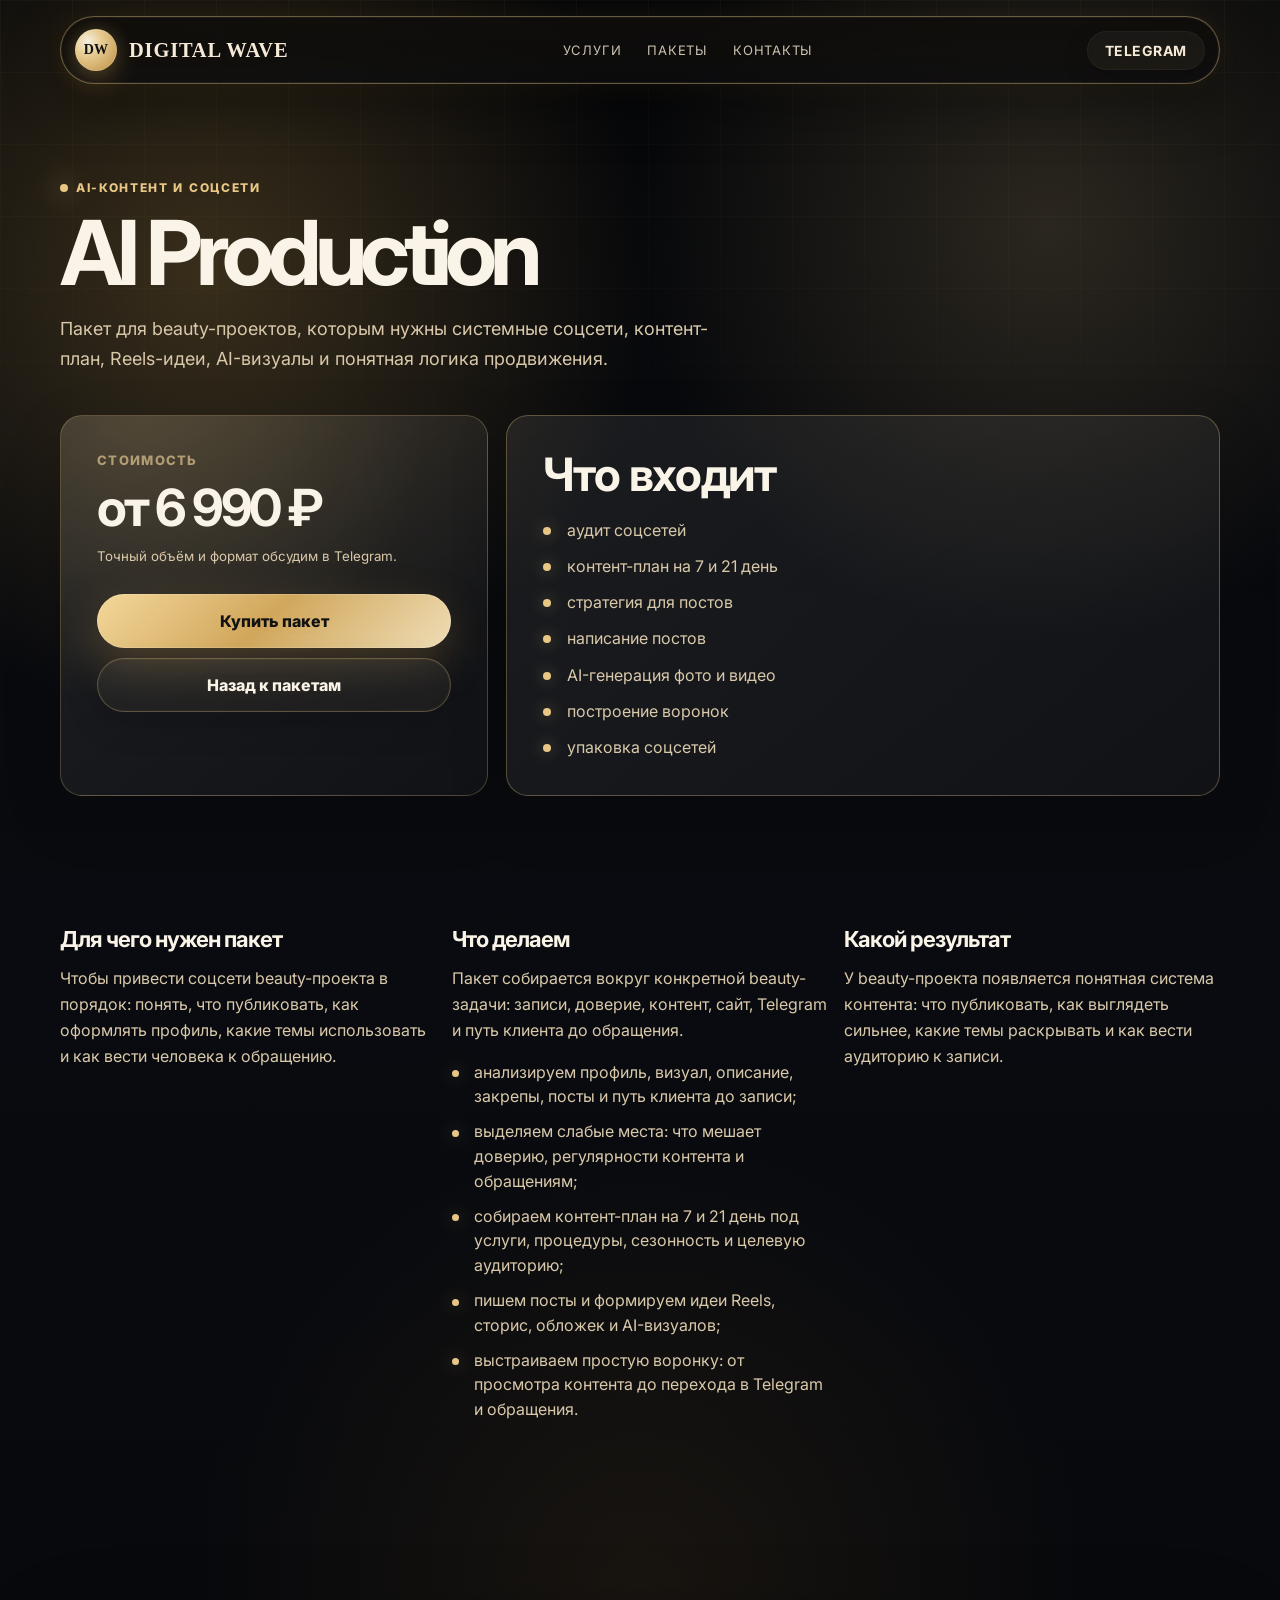
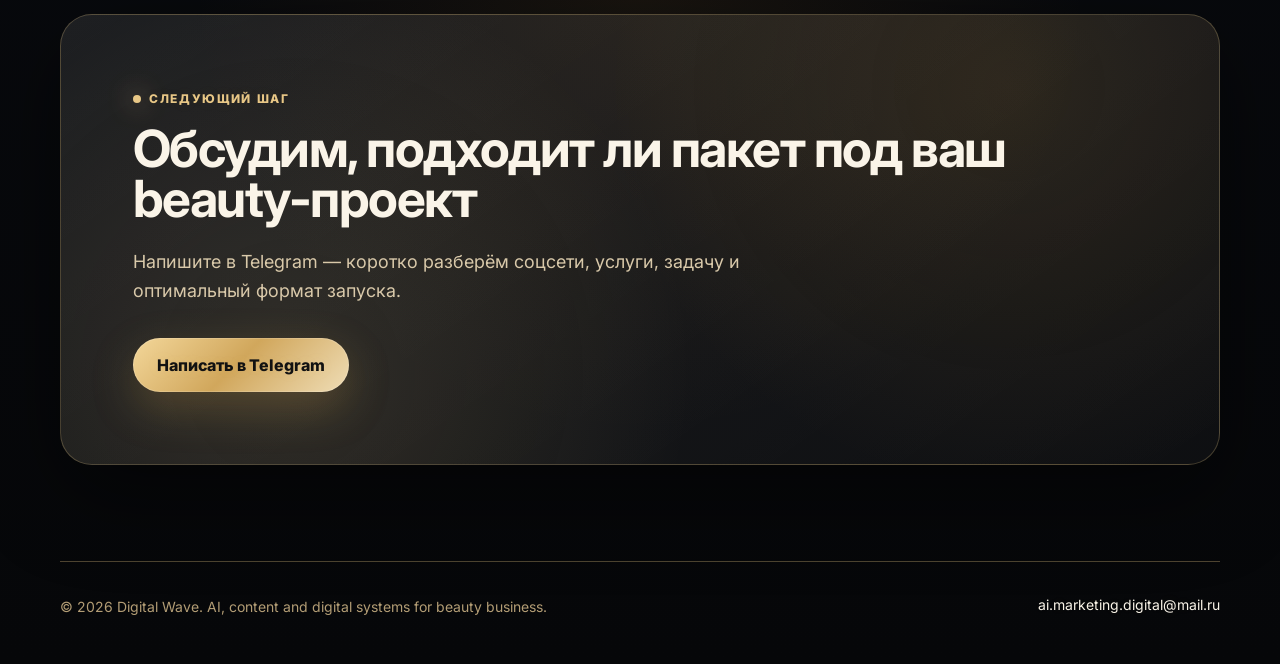
<file: package-ai-production.html>
<!DOCTYPE html>
<html lang="ru">
<head>
  <meta charset="UTF-8" />
  <meta name="viewport" content="width=device-width, initial-scale=1.0" />
  <meta name="description" content="AI Production — подробное описание пакета Digital Wave для beauty-бизнеса." />
  <title>AI Production — Digital Wave</title>
  <link rel="preconnect" href="https://fonts.googleapis.com" />
  <link rel="preconnect" href="https://fonts.gstatic.com" crossorigin />
  <link href="https://fonts.googleapis.com/css2?family=Inter:wght@400;500;600;700;800;900&display=swap" rel="stylesheet" />
  <link rel="stylesheet" href="styles.css" />
</head>
<body>
  <div class="page-shell package-page-shell">
    <header class="header">
      <a class="logo" href="index.html">
        <span class="logo-mark">DW</span>
        <span>Digital Wave</span>
      </a>
      <nav class="nav" aria-label="Навигация">
        <a href="index.html#services">Услуги</a>
        <a href="index.html#packages">Пакеты</a>
        <a href="index.html#contacts">Контакты</a>
      </nav>
      <a class="header-cta" href="https://t.me/DigitalWave_vl" target="_blank" rel="noreferrer">Telegram</a>
    </header>

    <main>
      <section class="section package-detail-hero">
        <div class="section-heading reveal">
          <p class="eyebrow">AI-контент и соцсети</p>
          <h1>AI Production</h1>
          <p>Пакет для beauty-проектов, которым нужны системные соцсети, контент-план, Reels-идеи, AI-визуалы и понятная логика продвижения.</p>
        </div>
        <div class="package-detail-grid reveal">
          <article class="package-detail-card package-detail-price">
            <span>Стоимость</span>
            <strong>от 6 990 ₽</strong>
            <small>Точный объём и формат обсудим в Telegram.</small>
            <div class="package-detail-actions">
              <a class="btn btn-primary" href="https://t.me/DigitalWave_vl?text=%D0%97%D0%B4%D1%80%D0%B0%D0%B2%D1%81%D1%82%D0%B2%D1%83%D0%B9%D1%82%D0%B5.%20%D0%A5%D0%BE%D1%87%D1%83%20%D0%BA%D1%83%D0%BF%D0%B8%D1%82%D1%8C%20AI%20Production" target="_blank" rel="noreferrer">Купить пакет</a>
              <a class="btn btn-secondary" href="index.html#packages">Назад к пакетам</a>
            </div>
          </article>
          <article class="package-detail-card">
            <h2>Что входит</h2>
            <ul class="package-detail-list">
              <li>аудит соцсетей</li>
              <li>контент-план на 7 и 21 день</li>
              <li>стратегия для постов</li>
              <li>написание постов</li>
              <li>AI-генерация фото и видео</li>
              <li>построение воронок</li>
              <li>упаковка соцсетей</li>
            </ul>
          </article>
        </div>
      </section>

      <section class="section package-detail-section">
        <div class="cards-grid three">
          <article class="info-card reveal">
            <h3>Для чего нужен пакет</h3>
            <p>Чтобы привести соцсети beauty-проекта в порядок: понять, что публиковать, как оформлять профиль, какие темы использовать и как вести человека к обращению.</p>
          </article>
          <article class="info-card reveal">
            <h3>Что делаем</h3>
            <p>Пакет собирается вокруг конкретной beauty-задачи: записи, доверие, контент, сайт, Telegram и путь клиента до обращения.</p>
            <ul class="rich-detail-list">
              <li>анализируем профиль, визуал, описание, закрепы, посты и путь клиента до записи;</li>
              <li>выделяем слабые места: что мешает доверию, регулярности контента и обращениям;</li>
              <li>собираем контент-план на 7 и 21 день под услуги, процедуры, сезонность и целевую аудиторию;</li>
              <li>пишем посты и формируем идеи Reels, сторис, обложек и AI-визуалов;</li>
              <li>выстраиваем простую воронку: от просмотра контента до перехода в Telegram и обращения.</li>
            </ul>
          </article>
          <article class="info-card reveal">
            <h3>Какой результат</h3>
            <p>У beauty-проекта появляется понятная система контента: что публиковать, как выглядеть сильнее, какие темы раскрывать и как вести аудиторию к записи.</p>
          </article>
        </div>
      </section>

      <section class="section final-cta">
        <div class="final-card reveal">
          <p class="eyebrow">Следующий шаг</p>
          <h2>Обсудим, подходит ли пакет под ваш beauty-проект</h2>
          <p>Напишите в Telegram — коротко разберём соцсети, услуги, задачу и оптимальный формат запуска.</p>
          <a class="btn btn-primary" href="https://t.me/DigitalWave_vl?text=%D0%97%D0%B4%D1%80%D0%B0%D0%B2%D1%81%D1%82%D0%B2%D1%83%D0%B9%D1%82%D0%B5.%20%D0%A5%D0%BE%D1%87%D1%83%20%D0%BA%D1%83%D0%BF%D0%B8%D1%82%D1%8C%20AI%20Production" target="_blank" rel="noreferrer">Написать в Telegram</a>
        </div>
      </section>
    </main>

    <footer class="footer">
      <p>© 2026 Digital Wave. AI, content and digital systems for beauty business.</p>
      <a href="mailto:ai.marketing.digital@mail.ru">ai.marketing.digital@mail.ru</a>
    </footer>
  </div>
  <script src="script.js"></script>
</body>
</html>
</file>
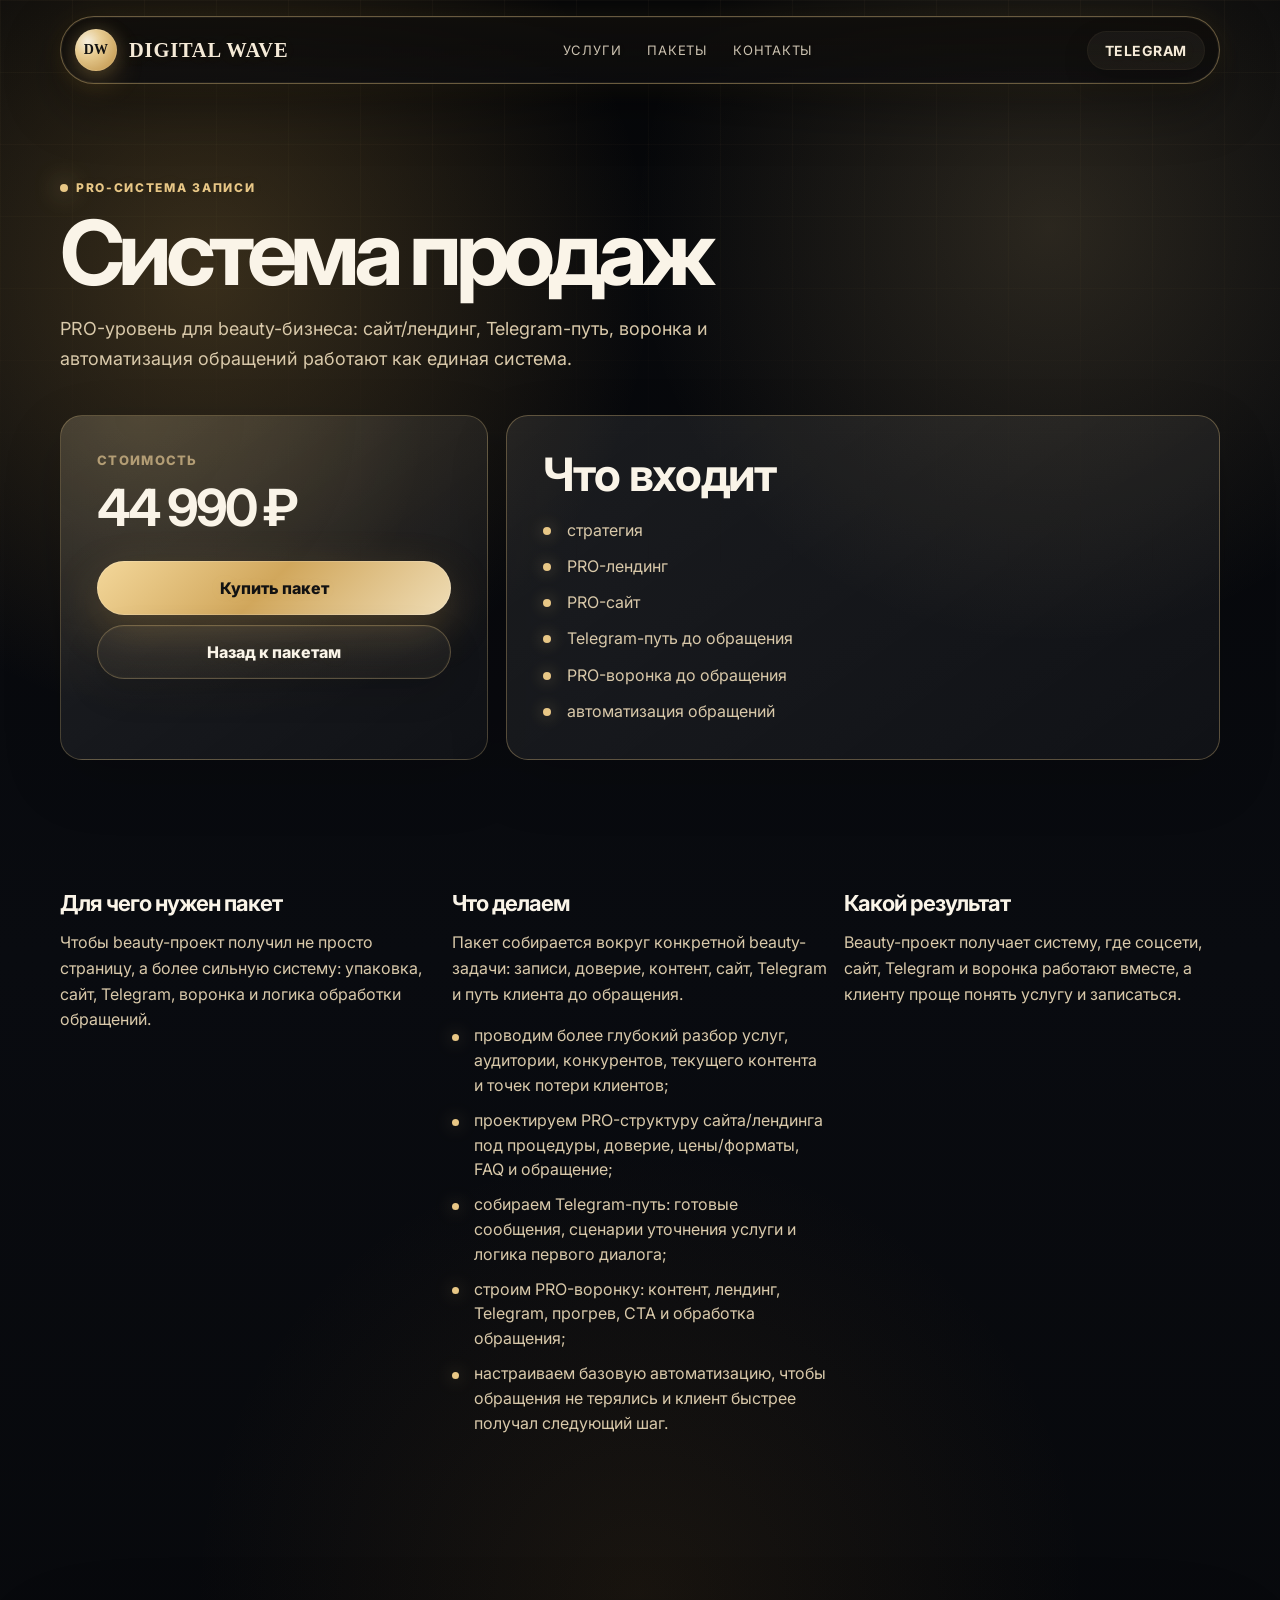
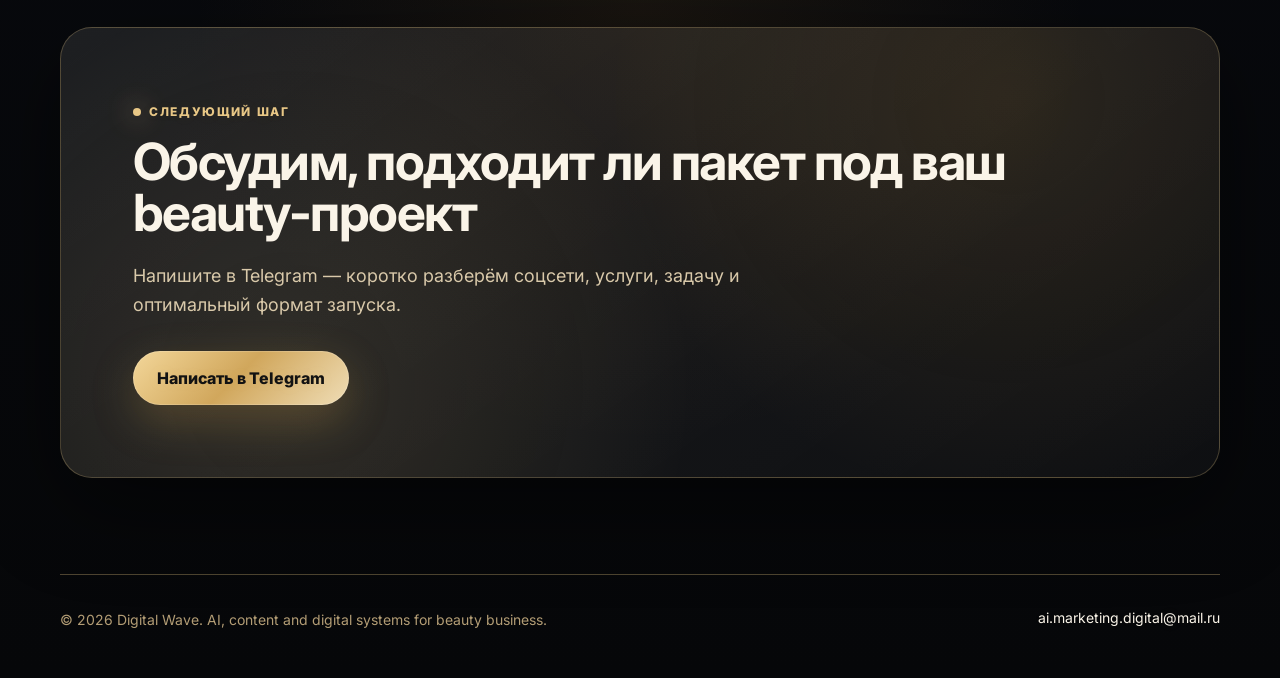
<file: package-sales-system.html>
<!DOCTYPE html>
<html lang="ru">
<head>
  <meta charset="UTF-8" />
  <meta name="viewport" content="width=device-width, initial-scale=1.0" />
  <meta name="description" content="Система продаж — подробное описание пакета Digital Wave для beauty-бизнеса." />
  <title>Система продаж — Digital Wave</title>
  <link rel="preconnect" href="https://fonts.googleapis.com" />
  <link rel="preconnect" href="https://fonts.gstatic.com" crossorigin />
  <link href="https://fonts.googleapis.com/css2?family=Inter:wght@400;500;600;700;800;900&display=swap" rel="stylesheet" />
  <link rel="stylesheet" href="styles.css" />
</head>
<body>
  <div class="page-shell package-page-shell">
    <header class="header">
      <a class="logo" href="index.html">
        <span class="logo-mark">DW</span>
        <span>Digital Wave</span>
      </a>
      <nav class="nav" aria-label="Навигация">
        <a href="index.html#services">Услуги</a>
        <a href="index.html#packages">Пакеты</a>
        <a href="index.html#contacts">Контакты</a>
      </nav>
      <a class="header-cta" href="https://t.me/DigitalWave_vl" target="_blank" rel="noreferrer">Telegram</a>
    </header>

    <main>
      <section class="section package-detail-hero">
        <div class="section-heading reveal">
          <p class="eyebrow">PRO-система записи</p>
          <h1>Система продаж</h1>
          <p>PRO-уровень для beauty-бизнеса: сайт/лендинг, Telegram-путь, воронка и автоматизация обращений работают как единая система.</p>
        </div>
        <div class="package-detail-grid reveal">
          <article class="package-detail-card package-detail-price">
            <span>Стоимость</span>
            <strong>44 990 ₽</strong>
            <div class="package-detail-actions">
              <a class="btn btn-primary" href="https://t.me/DigitalWave_vl?text=%D0%97%D0%B4%D1%80%D0%B0%D0%B2%D1%81%D1%82%D0%B2%D1%83%D0%B9%D1%82%D0%B5.%20%D0%A5%D0%BE%D1%87%D1%83%20%D0%BA%D1%83%D0%BF%D0%B8%D1%82%D1%8C%20%D0%A1%D0%B8%D1%81%D1%82%D0%B5%D0%BC%D0%B0%20%D0%BF%D1%80%D0%BE%D0%B4%D0%B0%D0%B6" target="_blank" rel="noreferrer">Купить пакет</a>
              <a class="btn btn-secondary" href="index.html#packages">Назад к пакетам</a>
            </div>
          </article>
          <article class="package-detail-card">
            <h2>Что входит</h2>
            <ul class="package-detail-list">
              <li>стратегия</li>
              <li>PRO-лендинг</li>
              <li>PRO-сайт</li>
              <li>Telegram-путь до обращения</li>
              <li>PRO-воронка до обращения</li>
              <li>автоматизация обращений</li>
            </ul>
          </article>
        </div>
      </section>

      <section class="section package-detail-section">
        <div class="cards-grid three">
          <article class="info-card reveal">
            <h3>Для чего нужен пакет</h3>
            <p>Чтобы beauty-проект получил не просто страницу, а более сильную систему: упаковка, сайт, Telegram, воронка и логика обработки обращений.</p>
          </article>
          <article class="info-card reveal">
            <h3>Что делаем</h3>
            <p>Пакет собирается вокруг конкретной beauty-задачи: записи, доверие, контент, сайт, Telegram и путь клиента до обращения.</p>
            <ul class="rich-detail-list">
              <li>проводим более глубокий разбор услуг, аудитории, конкурентов, текущего контента и точек потери клиентов;</li>
              <li>проектируем PRO-структуру сайта/лендинга под процедуры, доверие, цены/форматы, FAQ и обращение;</li>
              <li>собираем Telegram-путь: готовые сообщения, сценарии уточнения услуги и логика первого диалога;</li>
              <li>строим PRO-воронку: контент, лендинг, Telegram, прогрев, CTA и обработка обращения;</li>
              <li>настраиваем базовую автоматизацию, чтобы обращения не терялись и клиент быстрее получал следующий шаг.</li>
            </ul>
          </article>
          <article class="info-card reveal">
            <h3>Какой результат</h3>
            <p>Beauty-проект получает систему, где соцсети, сайт, Telegram и воронка работают вместе, а клиенту проще понять услугу и записаться.</p>
          </article>
        </div>
      </section>

      <section class="section final-cta">
        <div class="final-card reveal">
          <p class="eyebrow">Следующий шаг</p>
          <h2>Обсудим, подходит ли пакет под ваш beauty-проект</h2>
          <p>Напишите в Telegram — коротко разберём соцсети, услуги, задачу и оптимальный формат запуска.</p>
          <a class="btn btn-primary" href="https://t.me/DigitalWave_vl?text=%D0%97%D0%B4%D1%80%D0%B0%D0%B2%D1%81%D1%82%D0%B2%D1%83%D0%B9%D1%82%D0%B5.%20%D0%A5%D0%BE%D1%87%D1%83%20%D0%BA%D1%83%D0%BF%D0%B8%D1%82%D1%8C%20%D0%A1%D0%B8%D1%81%D1%82%D0%B5%D0%BC%D0%B0%20%D0%BF%D1%80%D0%BE%D0%B4%D0%B0%D0%B6" target="_blank" rel="noreferrer">Написать в Telegram</a>
        </div>
      </section>
    </main>

    <footer class="footer">
      <p>© 2026 Digital Wave. AI, content and digital systems for beauty business.</p>
      <a href="mailto:ai.marketing.digital@mail.ru">ai.marketing.digital@mail.ru</a>
    </footer>
  </div>
  <script src="script.js"></script>
</body>
</html>
</file>
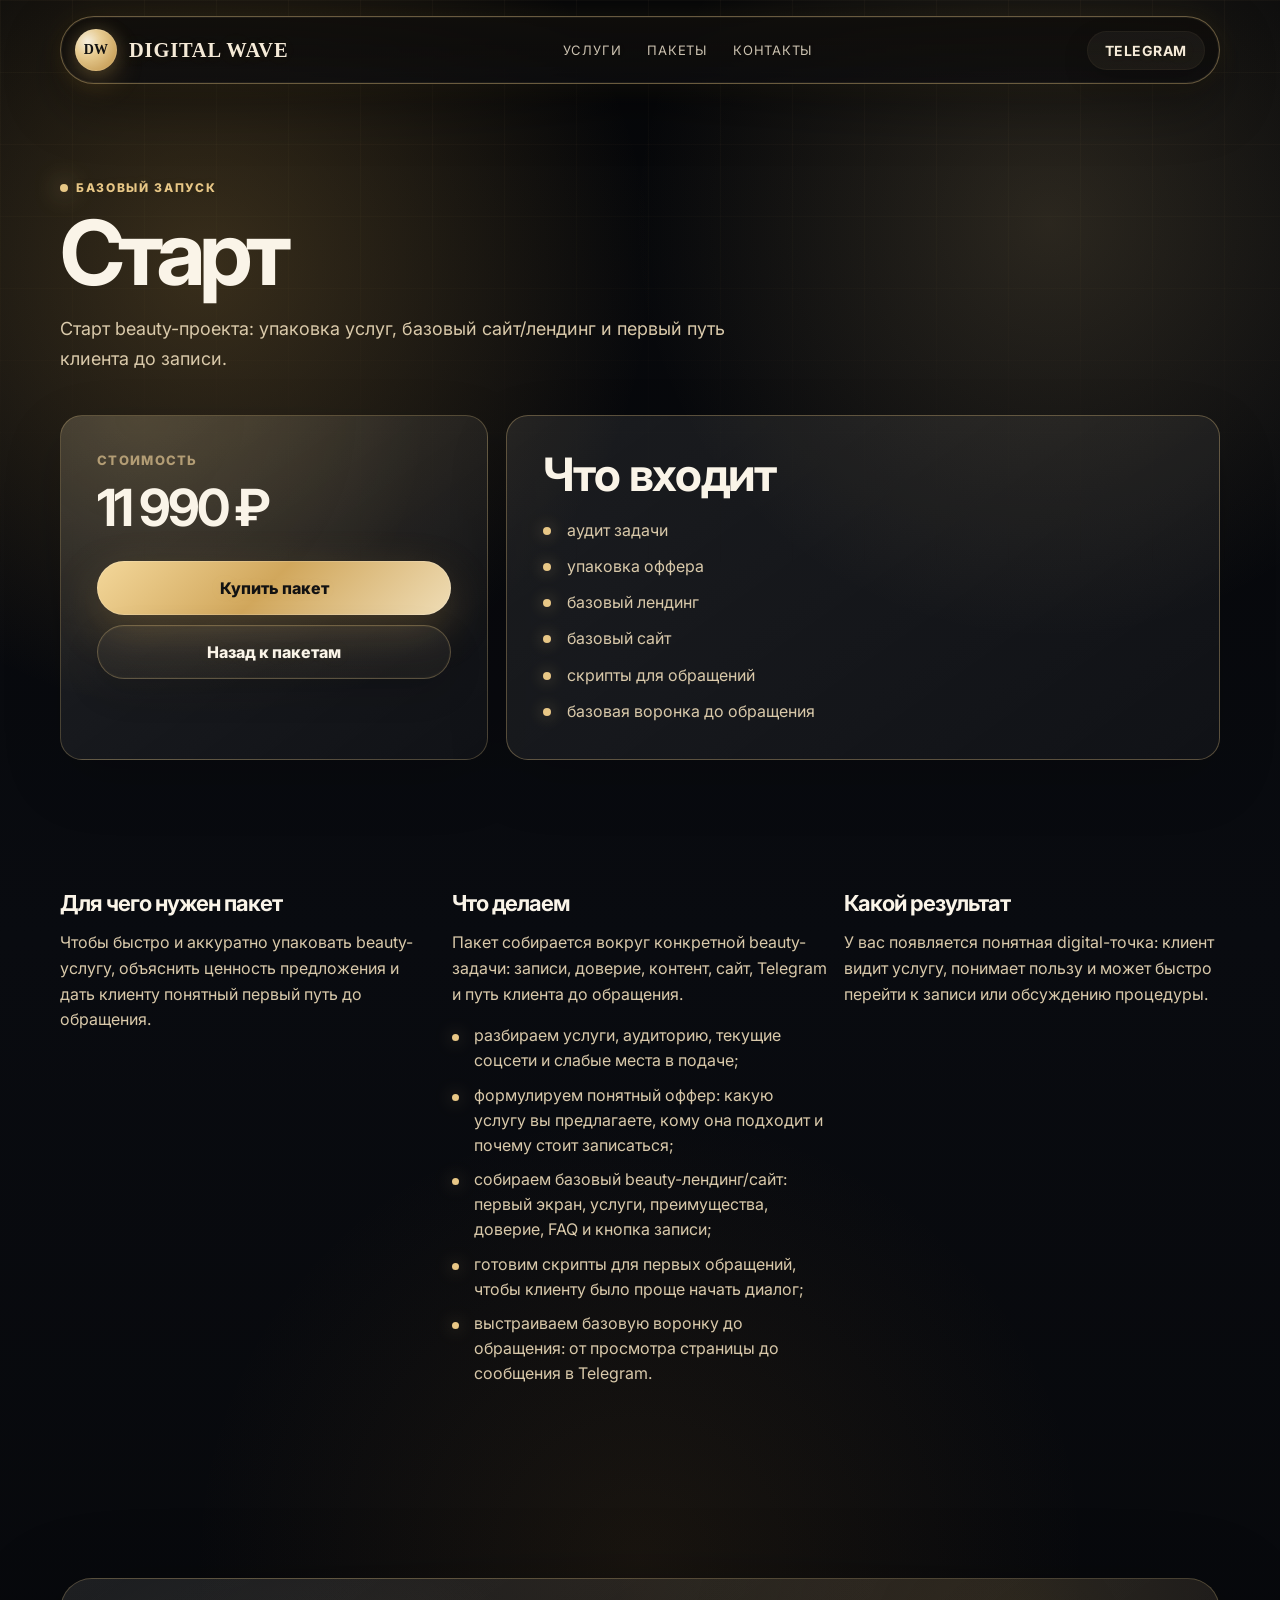
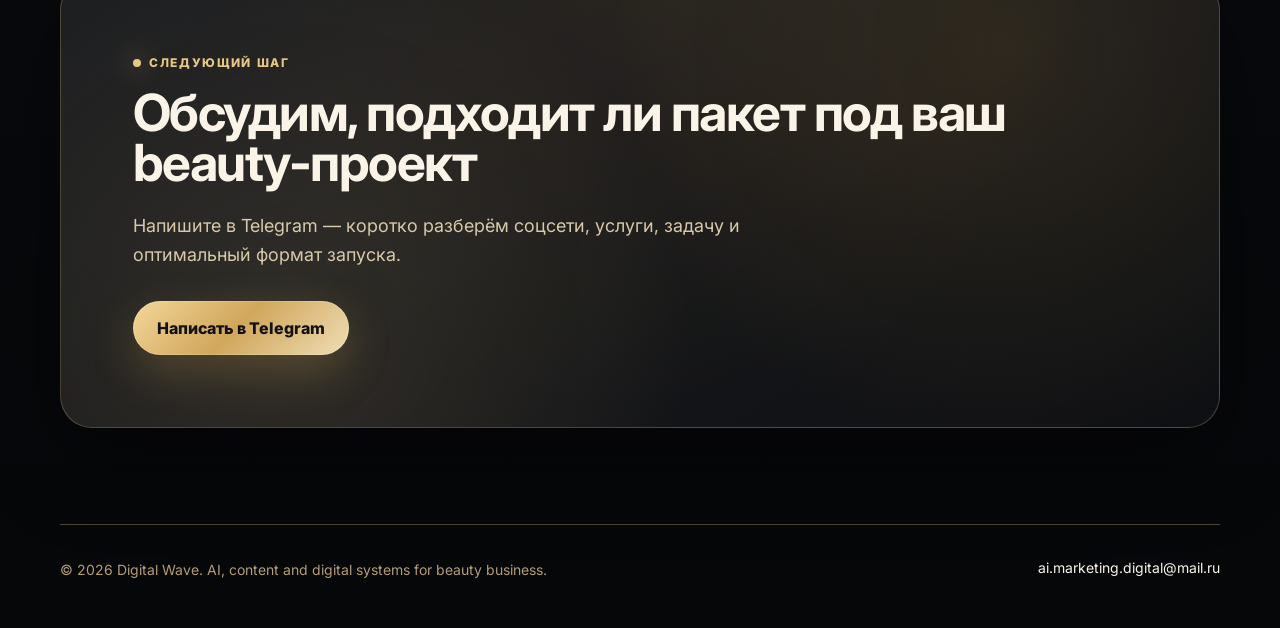
<file: package-start.html>
<!DOCTYPE html>
<html lang="ru">
<head>
  <meta charset="UTF-8" />
  <meta name="viewport" content="width=device-width, initial-scale=1.0" />
  <meta name="description" content="Старт — подробное описание пакета Digital Wave для beauty-бизнеса." />
  <title>Старт — Digital Wave</title>
  <link rel="preconnect" href="https://fonts.googleapis.com" />
  <link rel="preconnect" href="https://fonts.gstatic.com" crossorigin />
  <link href="https://fonts.googleapis.com/css2?family=Inter:wght@400;500;600;700;800;900&display=swap" rel="stylesheet" />
  <link rel="stylesheet" href="styles.css" />
</head>
<body>
  <div class="page-shell package-page-shell">
    <header class="header">
      <a class="logo" href="index.html">
        <span class="logo-mark">DW</span>
        <span>Digital Wave</span>
      </a>
      <nav class="nav" aria-label="Навигация">
        <a href="index.html#services">Услуги</a>
        <a href="index.html#packages">Пакеты</a>
        <a href="index.html#contacts">Контакты</a>
      </nav>
      <a class="header-cta" href="https://t.me/DigitalWave_vl" target="_blank" rel="noreferrer">Telegram</a>
    </header>

    <main>
      <section class="section package-detail-hero">
        <div class="section-heading reveal">
          <p class="eyebrow">Базовый запуск</p>
          <h1>Старт</h1>
          <p>Старт beauty-проекта: упаковка услуг, базовый сайт/лендинг и первый путь клиента до записи.</p>
        </div>
        <div class="package-detail-grid reveal">
          <article class="package-detail-card package-detail-price">
            <span>Стоимость</span>
            <strong>11 990 ₽</strong>
            <div class="package-detail-actions">
              <a class="btn btn-primary" href="https://t.me/DigitalWave_vl?text=%D0%97%D0%B4%D1%80%D0%B0%D0%B2%D1%81%D1%82%D0%B2%D1%83%D0%B9%D1%82%D0%B5.%20%D0%A5%D0%BE%D1%87%D1%83%20%D0%BA%D1%83%D0%BF%D0%B8%D1%82%D1%8C%20%D0%A1%D1%82%D0%B0%D1%80%D1%82" target="_blank" rel="noreferrer">Купить пакет</a>
              <a class="btn btn-secondary" href="index.html#packages">Назад к пакетам</a>
            </div>
          </article>
          <article class="package-detail-card">
            <h2>Что входит</h2>
            <ul class="package-detail-list">
              <li>аудит задачи</li>
              <li>упаковка оффера</li>
              <li>базовый лендинг</li>
              <li>базовый сайт</li>
              <li>скрипты для обращений</li>
              <li>базовая воронка до обращения</li>
            </ul>
          </article>
        </div>
      </section>

      <section class="section package-detail-section">
        <div class="cards-grid three">
          <article class="info-card reveal">
            <h3>Для чего нужен пакет</h3>
            <p>Чтобы быстро и аккуратно упаковать beauty-услугу, объяснить ценность предложения и дать клиенту понятный первый путь до обращения.</p>
          </article>
          <article class="info-card reveal">
            <h3>Что делаем</h3>
            <p>Пакет собирается вокруг конкретной beauty-задачи: записи, доверие, контент, сайт, Telegram и путь клиента до обращения.</p>
            <ul class="rich-detail-list">
              <li>разбираем услуги, аудиторию, текущие соцсети и слабые места в подаче;</li>
              <li>формулируем понятный оффер: какую услугу вы предлагаете, кому она подходит и почему стоит записаться;</li>
              <li>собираем базовый beauty-лендинг/сайт: первый экран, услуги, преимущества, доверие, FAQ и кнопка записи;</li>
              <li>готовим скрипты для первых обращений, чтобы клиенту было проще начать диалог;</li>
              <li>выстраиваем базовую воронку до обращения: от просмотра страницы до сообщения в Telegram.</li>
            </ul>
          </article>
          <article class="info-card reveal">
            <h3>Какой результат</h3>
            <p>У вас появляется понятная digital-точка: клиент видит услугу, понимает пользу и может быстро перейти к записи или обсуждению процедуры.</p>
          </article>
        </div>
      </section>

      <section class="section final-cta">
        <div class="final-card reveal">
          <p class="eyebrow">Следующий шаг</p>
          <h2>Обсудим, подходит ли пакет под ваш beauty-проект</h2>
          <p>Напишите в Telegram — коротко разберём соцсети, услуги, задачу и оптимальный формат запуска.</p>
          <a class="btn btn-primary" href="https://t.me/DigitalWave_vl?text=%D0%97%D0%B4%D1%80%D0%B0%D0%B2%D1%81%D1%82%D0%B2%D1%83%D0%B9%D1%82%D0%B5.%20%D0%A5%D0%BE%D1%87%D1%83%20%D0%BA%D1%83%D0%BF%D0%B8%D1%82%D1%8C%20%D0%A1%D1%82%D0%B0%D1%80%D1%82" target="_blank" rel="noreferrer">Написать в Telegram</a>
        </div>
      </section>
    </main>

    <footer class="footer">
      <p>© 2026 Digital Wave. AI, content and digital systems for beauty business.</p>
      <a href="mailto:ai.marketing.digital@mail.ru">ai.marketing.digital@mail.ru</a>
    </footer>
  </div>
  <script src="script.js"></script>
</body>
</html>
</file>
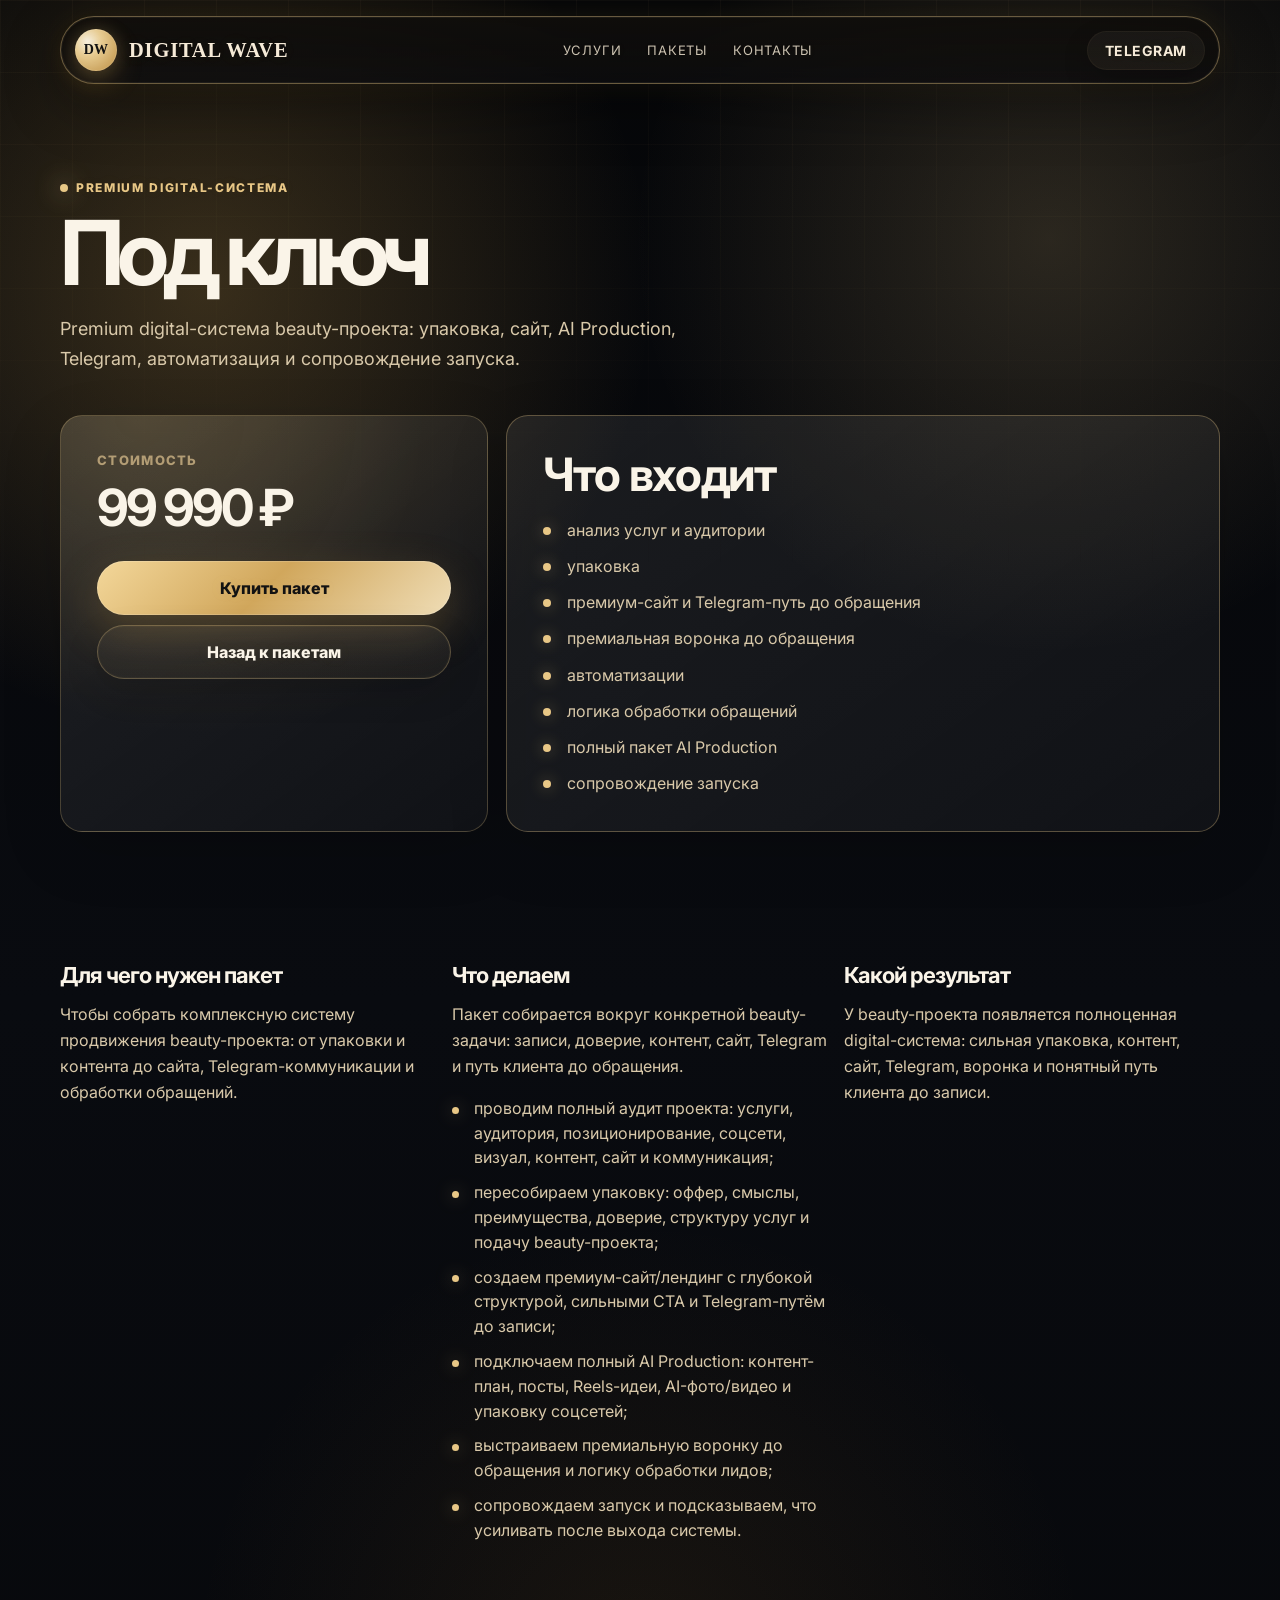
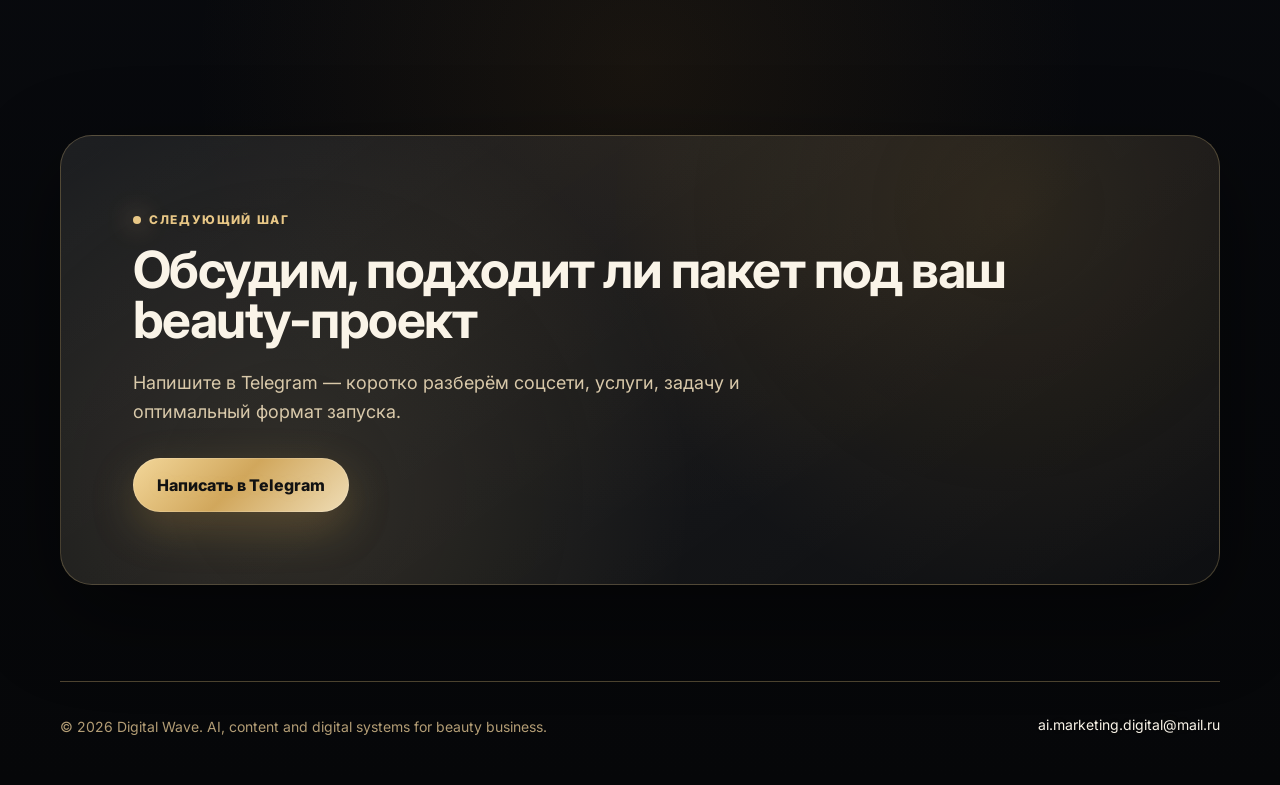
<file: package-turnkey.html>
<!DOCTYPE html>
<html lang="ru">
<head>
  <meta charset="UTF-8" />
  <meta name="viewport" content="width=device-width, initial-scale=1.0" />
  <meta name="description" content="Под ключ — подробное описание пакета Digital Wave для beauty-бизнеса." />
  <title>Под ключ — Digital Wave</title>
  <link rel="preconnect" href="https://fonts.googleapis.com" />
  <link rel="preconnect" href="https://fonts.gstatic.com" crossorigin />
  <link href="https://fonts.googleapis.com/css2?family=Inter:wght@400;500;600;700;800;900&display=swap" rel="stylesheet" />
  <link rel="stylesheet" href="styles.css" />
</head>
<body>
  <div class="page-shell package-page-shell">
    <header class="header">
      <a class="logo" href="index.html">
        <span class="logo-mark">DW</span>
        <span>Digital Wave</span>
      </a>
      <nav class="nav" aria-label="Навигация">
        <a href="index.html#services">Услуги</a>
        <a href="index.html#packages">Пакеты</a>
        <a href="index.html#contacts">Контакты</a>
      </nav>
      <a class="header-cta" href="https://t.me/DigitalWave_vl" target="_blank" rel="noreferrer">Telegram</a>
    </header>

    <main>
      <section class="section package-detail-hero">
        <div class="section-heading reveal">
          <p class="eyebrow">Premium digital-система</p>
          <h1>Под ключ</h1>
          <p>Premium digital-система beauty-проекта: упаковка, сайт, AI Production, Telegram, автоматизация и сопровождение запуска.</p>
        </div>
        <div class="package-detail-grid reveal">
          <article class="package-detail-card package-detail-price">
            <span>Стоимость</span>
            <strong>99 990 ₽</strong>
            <div class="package-detail-actions">
              <a class="btn btn-primary" href="https://t.me/DigitalWave_vl?text=%D0%97%D0%B4%D1%80%D0%B0%D0%B2%D1%81%D1%82%D0%B2%D1%83%D0%B9%D1%82%D0%B5.%20%D0%A5%D0%BE%D1%87%D1%83%20%D0%BA%D1%83%D0%BF%D0%B8%D1%82%D1%8C%20%D0%9F%D0%BE%D0%B4%20%D0%BA%D0%BB%D1%8E%D1%87" target="_blank" rel="noreferrer">Купить пакет</a>
              <a class="btn btn-secondary" href="index.html#packages">Назад к пакетам</a>
            </div>
          </article>
          <article class="package-detail-card">
            <h2>Что входит</h2>
            <ul class="package-detail-list">
              <li>анализ услуг и аудитории</li>
              <li>упаковка</li>
              <li>премиум-сайт и Telegram-путь до обращения</li>
              <li>премиальная воронка до обращения</li>
              <li>автоматизации</li>
              <li>логика обработки обращений</li>
              <li>полный пакет AI Production</li>
              <li>сопровождение запуска</li>
            </ul>
          </article>
        </div>
      </section>

      <section class="section package-detail-section">
        <div class="cards-grid three">
          <article class="info-card reveal">
            <h3>Для чего нужен пакет</h3>
            <p>Чтобы собрать комплексную систему продвижения beauty-проекта: от упаковки и контента до сайта, Telegram-коммуникации и обработки обращений.</p>
          </article>
          <article class="info-card reveal">
            <h3>Что делаем</h3>
            <p>Пакет собирается вокруг конкретной beauty-задачи: записи, доверие, контент, сайт, Telegram и путь клиента до обращения.</p>
            <ul class="rich-detail-list">
              <li>проводим полный аудит проекта: услуги, аудитория, позиционирование, соцсети, визуал, контент, сайт и коммуникация;</li>
              <li>пересобираем упаковку: оффер, смыслы, преимущества, доверие, структуру услуг и подачу beauty-проекта;</li>
              <li>создаем премиум-сайт/лендинг с глубокой структурой, сильными CTA и Telegram-путём до записи;</li>
              <li>подключаем полный AI Production: контент-план, посты, Reels-идеи, AI-фото/видео и упаковку соцсетей;</li>
              <li>выстраиваем премиальную воронку до обращения и логику обработки лидов;</li>
              <li>сопровождаем запуск и подсказываем, что усиливать после выхода системы.</li>
            </ul>
          </article>
          <article class="info-card reveal">
            <h3>Какой результат</h3>
            <p>У beauty-проекта появляется полноценная digital-система: сильная упаковка, контент, сайт, Telegram, воронка и понятный путь клиента до записи.</p>
          </article>
        </div>
      </section>

      <section class="section final-cta">
        <div class="final-card reveal">
          <p class="eyebrow">Следующий шаг</p>
          <h2>Обсудим, подходит ли пакет под ваш beauty-проект</h2>
          <p>Напишите в Telegram — коротко разберём соцсети, услуги, задачу и оптимальный формат запуска.</p>
          <a class="btn btn-primary" href="https://t.me/DigitalWave_vl?text=%D0%97%D0%B4%D1%80%D0%B0%D0%B2%D1%81%D1%82%D0%B2%D1%83%D0%B9%D1%82%D0%B5.%20%D0%A5%D0%BE%D1%87%D1%83%20%D0%BA%D1%83%D0%BF%D0%B8%D1%82%D1%8C%20%D0%9F%D0%BE%D0%B4%20%D0%BA%D0%BB%D1%8E%D1%87" target="_blank" rel="noreferrer">Написать в Telegram</a>
        </div>
      </section>
    </main>

    <footer class="footer">
      <p>© 2026 Digital Wave. AI, content and digital systems for beauty business.</p>
      <a href="mailto:ai.marketing.digital@mail.ru">ai.marketing.digital@mail.ru</a>
    </footer>
  </div>
  <script src="script.js"></script>
</body>
</html>
</file>
<file: styles.css>
:root {
  --bg: #07090d;
  --bg-soft: #0d1118;
  --surface: rgba(255, 255, 255, 0.055);
  --surface-strong: rgba(255, 255, 255, 0.09);
  --border: rgba(255, 255, 255, 0.12);
  --text: #f3f5f8;
  --muted: #a5adba;
  --muted-2: #727b8c;
  --accent: #f4d58d;
  --accent-2: #b88938;
  --shadow: 0 30px 90px rgba(0, 0, 0, 0.45);
  --radius-lg: 32px;
  --radius-md: 22px;
  --radius-sm: 14px;
  --container: 1160px;
}

* {
  box-sizing: border-box;
}

html {
  scroll-behavior: smooth;
}

body {
  margin: 0;
  font-family: "Inter", system-ui, -apple-system, BlinkMacSystemFont, "Segoe UI", sans-serif;
  color: var(--text);
  background:
    radial-gradient(circle at 18% 5%, rgba(184, 137, 56, 0.16), transparent 28rem),
    radial-gradient(circle at 88% 10%, rgba(244, 213, 141, 0.12), transparent 30rem),
    linear-gradient(180deg, #07090d 0%, #090c12 45%, #07090d 100%);
  overflow-x: hidden;
}

body.menu-open {
  overflow: hidden;
}

a {
  color: inherit;
  text-decoration: none;
}

button,
input,
textarea {
  font: inherit;
}

.page-shell {
  width: min(100%, 1440px);
  margin: 0 auto;
  position: relative;
}

.page-shell::before {
  content: "";
  position: fixed;
  inset: 0;
  pointer-events: none;
  background-image: linear-gradient(rgba(255,255,255,0.032) 1px, transparent 1px), linear-gradient(90deg, rgba(255,255,255,0.032) 1px, transparent 1px);
  background-size: 72px 72px;
  mask-image: linear-gradient(to bottom, black, transparent 70%);
  opacity: 0.65;
  z-index: -1;
}

.header {
  position: sticky;
  top: 16px;
  z-index: 50;
  display: flex;
  align-items: center;
  justify-content: space-between;
  width: min(calc(100% - 40px), var(--container));
  margin: 16px auto 0;
  padding: 12px 14px;
  border: 1px solid var(--border);
  border-radius: 999px;
  background: rgba(7, 9, 13, 0.72);
  backdrop-filter: blur(22px);
  box-shadow: 0 16px 50px rgba(0, 0, 0, 0.25);
}

.logo {
  display: inline-flex;
  align-items: center;
  gap: 10px;
  font-weight: 700;
  letter-spacing: -0.03em;
}

.logo-mark {
  display: inline-grid;
  place-items: center;
  width: 38px;
  height: 38px;
  border-radius: 50%;
  color: #090c12;
  background: linear-gradient(135deg, var(--accent), var(--accent-2));
  font-size: 13px;
  letter-spacing: -0.04em;
}

.nav {
  display: flex;
  align-items: center;
  gap: 26px;
  color: var(--muted);
  font-size: 14px;
}

.nav a {
  transition: color 180ms ease;
}

.nav a:hover {
  color: var(--text);
}

.header-cta {
  padding: 11px 18px;
  border-radius: 999px;
  color: #090c12;
  background: var(--text);
  font-weight: 700;
  font-size: 14px;
}

.burger {
  display: none;
  width: 42px;
  height: 42px;
  padding: 0;
  border: 1px solid var(--border);
  border-radius: 50%;
  background: transparent;
  color: var(--text);
}

.burger span {
  display: block;
  width: 18px;
  height: 2px;
  margin: 5px auto;
  background: var(--text);
  border-radius: 10px;
  transition: transform 180ms ease;
}

.section {
  width: min(calc(100% - 40px), var(--container));
  margin: 0 auto;
  padding: 96px 0;
}

.hero {
  padding-top: 104px;
  padding-bottom: 54px;
}

.hero-grid {
  display: grid;
  grid-template-columns: minmax(0, 1.08fr) minmax(360px, 0.72fr);
  gap: 56px;
  align-items: center;
}

.eyebrow {
  display: inline-flex;
  align-items: center;
  gap: 8px;
  margin: 0 0 18px;
  color: var(--accent);
  font-size: 12px;
  font-weight: 800;
  line-height: 1;
  letter-spacing: 0.14em;
  text-transform: uppercase;
}

.eyebrow::before {
  content: "";
  width: 8px;
  height: 8px;
  border-radius: 50%;
  background: var(--accent);
  box-shadow: 0 0 24px rgba(244, 213, 141, 0.9);
}

h1,
h2,
h3,
p {
  margin-top: 0;
}

h1 {
  max-width: 870px;
  margin-bottom: 26px;
  font-size: clamp(48px, 7.1vw, 92px);
  line-height: 0.92;
  letter-spacing: -0.075em;
}

h2 {
  margin-bottom: 0;
  font-size: clamp(34px, 4vw, 58px);
  line-height: 0.98;
  letter-spacing: -0.06em;
}

h3 {
  margin-bottom: 14px;
  font-size: 22px;
  line-height: 1.08;
  letter-spacing: -0.045em;
}

p {
  color: var(--muted);
  line-height: 1.62;
}

.hero-subtitle {
  max-width: 720px;
  margin-bottom: 34px;
  font-size: 19px;
}

.hero-actions {
  display: flex;
  flex-wrap: wrap;
  gap: 14px;
}

.btn {
  position: relative;
  display: inline-flex;
  align-items: center;
  justify-content: center;
  min-height: 54px;
  padding: 0 24px;
  border: 0;
  border-radius: 999px;
  font-weight: 800;
  cursor: pointer;
  transition: transform 180ms ease, background 180ms ease, border-color 180ms ease;
  white-space: nowrap;
}

.btn:hover {
  transform: translateY(-2px);
}

.btn-primary {
  color: #07090d;
  background: linear-gradient(135deg, var(--accent), var(--accent-2));
  box-shadow: 0 20px 44px rgba(244, 213, 141, 0.18);
}

.btn-secondary {
  color: var(--text);
  background: rgba(255, 255, 255, 0.06);
  border: 1px solid var(--border);
}

.hero-card {
  position: relative;
  min-height: 560px;
  display: grid;
  place-items: center;
}

.orb {
  position: absolute;
  border-radius: 999px;
  filter: blur(4px);
  opacity: 0.72;
}

.orb-1 {
  width: 240px;
  height: 240px;
  top: 70px;
  right: 36px;
  background: radial-gradient(circle, rgba(244, 213, 141, 0.36), transparent 64%);
}

.orb-2 {
  width: 300px;
  height: 300px;
  left: -10px;
  bottom: 60px;
  background: radial-gradient(circle, rgba(184, 137, 56, 0.22), transparent 64%);
}

.system-card {
  position: relative;
  width: min(100%, 430px);
  padding: 24px;
  border: 1px solid rgba(255, 255, 255, 0.16);
  border-radius: var(--radius-lg);
  background: linear-gradient(145deg, rgba(255,255,255,0.11), rgba(255,255,255,0.035));
  backdrop-filter: blur(28px);
  box-shadow: var(--shadow);
}

.system-top {
  display: flex;
  justify-content: space-between;
  align-items: center;
  margin-bottom: 28px;
  color: var(--muted);
  font-size: 14px;
}

.system-top strong {
  padding: 7px 11px;
  border-radius: 999px;
  color: #0a0d13;
  background: var(--accent);
  font-size: 12px;
}

.system-flow {
  display: grid;
  gap: 12px;
}

.flow-item {
  display: flex;
  align-items: center;
  gap: 16px;
  padding: 16px;
  border: 1px solid var(--border);
  border-radius: 18px;
  background: rgba(255, 255, 255, 0.045);
}

.flow-item.active {
  background: rgba(244, 213, 141, 0.11);
  border-color: rgba(244, 213, 141, 0.38);
}

.flow-item span {
  display: inline-grid;
  place-items: center;
  width: 38px;
  height: 38px;
  border-radius: 50%;
  color: #090c12;
  background: var(--text);
  font-size: 12px;
  font-weight: 800;
}

.flow-item p {
  margin: 0;
  color: var(--text);
  font-weight: 700;
}

.flow-line {
  width: 1px;
  height: 20px;
  margin-left: 35px;
  background: linear-gradient(to bottom, rgba(255,255,255,0.4), transparent);
}

.trust-strip {
  display: grid;
  grid-template-columns: repeat(4, 1fr);
  gap: 12px;
  margin-top: 52px;
}

.trust-strip div {
  display: flex;
  gap: 10px;
  align-items: center;
  min-height: 76px;
  padding: 16px;
  border: 1px solid var(--border);
  border-radius: 18px;
  background: rgba(255, 255, 255, 0.045);
  color: var(--muted);
  font-size: 14px;
  line-height: 1.4;
}

.trust-strip span {
  flex: 0 0 auto;
  width: 8px;
  height: 8px;
  border-radius: 50%;
  background: var(--accent-2);
}

.section-heading {
  max-width: 790px;
  margin-bottom: 42px;
}

.section-heading p:not(.eyebrow) {
  max-width: 680px;
  margin-top: 20px;
  font-size: 18px;
}

.two-col {
  display: grid;
  grid-template-columns: 0.88fr 1fr;
  gap: 48px;
  align-items: start;
}

.two-col > p {
  margin: 0;
  font-size: 19px;
}

.benefit-list {
  display: grid;
  gap: 12px;
}

.benefit-list div,
.outcome-grid span {
  padding: 18px 18px 18px 46px;
  border: 1px solid var(--border);
  border-radius: 16px;
  background: rgba(255, 255, 255, 0.045);
  color: var(--text);
  line-height: 1.45;
  position: relative;
}

.benefit-list div::before,
.outcome-grid span::before,
.price-card li::before {
  content: "";
  position: absolute;
  left: 18px;
  top: 22px;
  width: 8px;
  height: 8px;
  border-radius: 50%;
  background: var(--accent);
}

.cards-grid {
  display: grid;
  gap: 16px;
}

.cards-grid.four {
  grid-template-columns: repeat(4, 1fr);
}

.cards-grid.three {
  grid-template-columns: repeat(3, 1fr);
}

.card,
.service-card,
.why-card,
.case-card,
.price-card {
  border: 1px solid var(--border);
  border-radius: var(--radius-md);
  background: linear-gradient(145deg, rgba(255,255,255,0.072), rgba(255,255,255,0.032));
  box-shadow: 0 20px 60px rgba(0,0,0,0.15);
}

.card {
  padding: 26px;
  min-height: 220px;
}

.card p,
.service-card p,
.why-card p,
.case-card p,
.price-head p {
  margin-bottom: 0;
}

.service-card {
  position: relative;
  min-height: 300px;
  padding: 30px;
  overflow: hidden;
}

.service-card::after {
  content: "";
  position: absolute;
  inset: auto -40px -60px auto;
  width: 150px;
  height: 150px;
  border-radius: 50%;
  background: radial-gradient(circle, rgba(217,255,106,0.15), transparent 70%);
}

.service-number {
  display: inline-block;
  margin-bottom: 46px;
  color: var(--muted-2);
  font-size: 13px;
  font-weight: 800;
  letter-spacing: 0.12em;
}



.service-toggle-card {
  cursor: pointer;
}

.service-details {
  position: relative;
  z-index: 1;
  margin-top: 22px;
  padding-top: 0;
  border-top: 0;
  border: 0;
  border-radius: 0;
  background: transparent;
  overflow: visible;
  box-shadow: none;
}

.service-details summary {
  display: inline-flex;
  align-items: center;
  gap: 10px;
  width: fit-content;
  padding: 10px 14px;
  border: 1px solid rgba(184, 137, 56, 0.24);
  border-radius: 999px;
  background: rgba(184, 137, 56, 0.07);
  color: var(--text);
  font-size: 13px;
  font-weight: 800;
  letter-spacing: -0.02em;
  cursor: pointer;
  list-style: none;
}

.service-details summary::-webkit-details-marker {
  display: none;
}

.service-details summary::after {
  content: "+";
  display: inline-grid;
  place-items: center;
  width: 18px;
  height: 18px;
  border-radius: 50%;
  background: rgba(255,255,255,0.08);
  color: var(--accent-2);
  font-size: 15px;
  line-height: 1;
}

.service-details[open] summary::after {
  content: "−";
}

.service-details div {
  margin-top: 14px;
  padding: 16px;
  border: 1px solid rgba(255,255,255,0.1);
  border-radius: 18px;
  background: rgba(255,255,255,0.035);
}

.service-details div p {
  margin: 0;
  color: var(--muted);
  font-size: 14px;
  line-height: 1.55;
}

.outcome-card {
  display: grid;
  grid-template-columns: 0.78fr 1fr;
  gap: 44px;
  padding: 38px;
  border: 1px solid rgba(244, 213, 141, 0.25);
  border-radius: var(--radius-lg);
  background:
    radial-gradient(circle at 18% 18%, rgba(244, 213, 141, 0.13), transparent 30rem),
    linear-gradient(145deg, rgba(255,255,255,0.08), rgba(255,255,255,0.035));
  box-shadow: var(--shadow);
}

.outcome-actions {
  display: grid;
  grid-template-columns: 1fr;
  gap: 22px;
  width: 100%;
  max-width: 420px;
  margin-top: 42px;
}

.outcome-actions .btn {
  width: 100%;
  min-width: 0;
  min-height: 62px;
  padding: 0 26px;
  font-size: 17px;
}

.outcome-grid {
  display: grid;
  grid-template-columns: repeat(2, 1fr);
  gap: 12px;
}

.timeline {
  display: grid;
  grid-template-columns: repeat(5, 1fr);
  gap: 14px;
}

.timeline-item {
  position: relative;
  min-height: 270px;
  padding: 24px;
  border: 1px solid var(--border);
  border-radius: var(--radius-md);
  background: rgba(255,255,255,0.045);
}

.timeline-item span {
  display: inline-grid;
  place-items: center;
  width: 42px;
  height: 42px;
  margin-bottom: 38px;
  border-radius: 50%;
  color: #07090d;
  background: var(--accent);
  font-size: 13px;
  font-weight: 800;
}

.timeline-item p {
  margin-bottom: 0;
  font-size: 14px;
}

.why-grid {
  display: grid;
  grid-template-columns: repeat(6, 1fr);
  gap: 16px;
}

.why-card {
  padding: 28px;
  min-height: 240px;
}

.why-card:nth-child(1),
.why-card:nth-child(2) {
  grid-column: span 3;
}

.why-card:nth-child(3),
.why-card:nth-child(4),
.why-card:nth-child(5) {
  grid-column: span 2;
}

.case-list {
  display: grid;
  gap: 14px;
}

.case-card {
  display: grid;
  grid-template-columns: 160px 0.8fr 1fr;
  gap: 24px;
  align-items: center;
  padding: 24px;
}

.case-meta {
  width: fit-content;
  padding: 9px 12px;
  border: 1px solid rgba(184, 137, 56, 0.32);
  border-radius: 999px;
  color: var(--accent-2);
  font-size: 13px;
  font-weight: 800;
}

.case-card h3,
.case-card p {
  margin: 0;
}

.pricing-grid {
  display: grid;
  grid-template-columns: repeat(4, 1fr);
  gap: 16px;
  align-items: stretch;
}

.price-card {
  position: relative;
  display: flex;
  flex-direction: column;
  padding: 30px;
  min-height: 540px;
}

.price-card.featured {
  border-color: rgba(244, 213, 141, 0.52);
  background:
    radial-gradient(circle at 20% 0%, rgba(244, 213, 141, 0.14), transparent 18rem),
    linear-gradient(145deg, rgba(255,255,255,0.095), rgba(255,255,255,0.04));
}

.badge {
  position: static;
  width: fit-content;
  margin-bottom: 18px;
  padding: 8px 12px;
  border-radius: 999px;
  color: #07090d;
  background: var(--accent);
  font-size: 12px;
  font-weight: 800;
}

.price-head {
  min-height: 150px;
  padding-right: 0;
}

.price-card ul {
  display: grid;
  gap: 13px;
  margin: 0 0 30px;
  padding: 0;
  list-style: none;
}

.price-card li {
  position: relative;
  padding-left: 24px;
  color: var(--muted);
  line-height: 1.4;
}

.price-card li::before {
  left: 0;
  top: 7px;
}

.price-card .btn {
  margin-top: auto;
}

.faq-list {
  display: grid;
  gap: 12px;
  max-width: 900px;
}

details {
  border: 1px solid var(--border);
  border-radius: 18px;
  background: rgba(255,255,255,0.045);
  overflow: hidden;
}

summary {
  display: flex;
  justify-content: space-between;
  gap: 18px;
  padding: 22px 24px;
  cursor: pointer;
  color: var(--text);
  font-weight: 800;
  letter-spacing: -0.025em;
}

summary::-webkit-details-marker {
  display: none;
}

summary::after {
  content: "+";
  color: var(--accent);
  font-size: 24px;
  line-height: 1;
}

details[open] summary::after {
  content: "−";
}

details p {
  margin: 0;
  padding: 0 24px 24px;
}

.final-card {
  padding: clamp(36px, 6vw, 72px);
  border: 1px solid rgba(244, 213, 141, 0.24);
  border-radius: var(--radius-lg);
  background:
    radial-gradient(circle at 82% 16%, rgba(184, 137, 56, 0.14), transparent 25rem),
    radial-gradient(circle at 20% 80%, rgba(244, 213, 141, 0.12), transparent 25rem),
    linear-gradient(145deg, rgba(255,255,255,0.09), rgba(255,255,255,0.035));
  box-shadow: var(--shadow);
}

.final-card h2 {
  max-width: 930px;
  margin-bottom: 24px;
}

.final-card p:not(.eyebrow) {
  max-width: 720px;
  margin-bottom: 32px;
  font-size: 18px;
}

.contact-grid {
  display: grid;
  grid-template-columns: 0.82fr 1fr;
  gap: 46px;
  align-items: start;
}

.contact-copy {
  position: sticky;
  top: 130px;
}

.contact-copy h2 {
  margin-bottom: 24px;
}

.contact-copy p {
  font-size: 18px;
}

.contact-links {
  display: grid;
  gap: 12px;
  margin-top: 30px;
}

.contact-links a {
  width: fit-content;
  color: var(--text);
  border-bottom: 1px solid rgba(255,255,255,0.28);
}

.yandex-form-card {
  display: grid;
  gap: 18px;
  padding: 28px;
  border: 1px solid var(--border);
  border-radius: var(--radius-lg);
  background: rgba(255,255,255,0.055);
  box-shadow: var(--shadow);
  overflow: hidden;
}

.yandex-form-head {
  display: grid;
  gap: 10px;
  padding-bottom: 8px;
}

.yandex-form-head h3 {
  font-size: 28px;
}

.yandex-form-head p {
  margin: 0;
  color: var(--muted);
  font-size: 16px;
}

.yandex-form-card iframe {
  display: block;
  width: 100%;
  min-height: 760px;
  border: 0;
  border-radius: 22px;
  background: #fff;
}

button:disabled {
  cursor: not-allowed;
  opacity: 0.68;
  transform: none;
}

.footer {
  display: flex;
  justify-content: space-between;
  gap: 20px;
  width: min(calc(100% - 40px), var(--container));
  margin: 0 auto;
  padding: 34px 0 46px;
  border-top: 1px solid var(--border);
  color: var(--muted-2);
  font-size: 14px;
}

.footer p {
  margin: 0;
  color: var(--muted-2);
}

.footer a {
  color: var(--text);
}

.reveal {
  opacity: 0;
  transform: translateY(22px);
  transition: opacity 620ms ease, transform 620ms ease;
}

.reveal.visible {
  opacity: 1;
  transform: translateY(0);
}

@media (max-width: 1080px) {
  .nav,
  .header-cta {
    display: none;
  }

  .burger {
    display: inline-block;
  }

  .nav.open {
    position: fixed;
    left: 20px;
    right: 20px;
    top: 84px;
    display: grid;
    gap: 4px;
    padding: 18px;
    border: 1px solid var(--border);
    border-radius: 24px;
    background: rgba(7, 9, 13, 0.96);
    box-shadow: var(--shadow);
  }

  .nav.open a {
    padding: 14px 12px;
    border-radius: 14px;
  }

  .nav.open a:hover {
    background: rgba(255,255,255,0.06);
  }

  .hero-grid,
  .two-col,
  .outcome-card,
  .contact-grid {
    grid-template-columns: 1fr;
  }

  .hero-card {
    min-height: 420px;
  }

  .trust-strip,
  .cards-grid.four,
  .cards-grid.three,
  .pricing-grid {
    grid-template-columns: repeat(2, 1fr);
  }

  .timeline {
    grid-template-columns: repeat(2, 1fr);
  }

  .why-grid {
    grid-template-columns: repeat(2, 1fr);
  }

  .why-card:nth-child(n) {
    grid-column: auto;
  }

  .case-card {
    grid-template-columns: 1fr;
  }

  .contact-copy {
    position: static;
  }
}

@media (max-width: 680px) {
  .header,
  .section,
  .footer {
    width: min(calc(100% - 28px), var(--container));
  }

  .yandex-form-card iframe {
    min-height: 820px;
    border-radius: 18px;
  }

  .logo span:last-child {
    display: none;
  }


  .header {
    top: 8px;
    margin-top: 8px;
    padding: 10px 12px;
  }

  .logo-mark {
    width: 34px;
    height: 34px;
    font-size: 12px;
  }

  .burger {
    width: 40px;
    height: 40px;
  }

  .section {
    padding: 60px 0;
  }

  .hero {
    padding-top: 64px;
    padding-bottom: 28px;
  }

  .eyebrow {
    margin-bottom: 14px;
    font-size: 11px;
  }

  h1 {
    margin-bottom: 20px;
    font-size: clamp(36px, 11.2vw, 58px);
    line-height: 0.95;
  }

  h2 {
    font-size: clamp(28px, 8.8vw, 40px);
  }

  .hero-subtitle,
  .two-col > p,
  .section-heading p:not(.eyebrow),
  .contact-copy p {
    font-size: 15px;
  }

  .hero-subtitle {
    margin-bottom: 26px;
  }

  .btn {
    min-height: 50px;
    padding: 0 20px;
    font-size: 15px;
  }

  .hero-card {
    min-height: auto;
  }

  .system-card {
    padding: 20px;
    border-radius: 26px;
  }

  .system-top {
    margin-bottom: 20px;
    font-size: 13px;
  }

  .system-top strong {
    padding: 6px 10px;
    font-size: 11px;
  }

  .flow-item {
    gap: 14px;
    padding: 14px;
    border-radius: 16px;
  }

  .flow-item span {
    width: 34px;
    height: 34px;
    font-size: 11px;
  }

  .flow-item p {
    font-size: 15px;
  }

  .flow-line {
    height: 16px;
    margin-left: 30px;
  }

  .trust-strip {
    margin-top: 40px;
  }

  .trust-strip div {
    min-height: 68px;
    padding: 14px;
    font-size: 13px;
  }

  .outcome-card,
  .final-card,
  .yandex-form-card {
    padding: 20px;
    border-radius: 22px;
  }

  .section-heading {
    margin-bottom: 34px;
  }

  .hero-actions,
  .btn {
    width: 100%;
  }

  .trust-strip,
  .cards-grid.four,
  .cards-grid.three,
  .pricing-grid,
  .timeline,
  .outcome-grid,
  .why-grid {
    grid-template-columns: 1fr;
  }

  .hero-card {
    min-height: auto;
  }

  .system-card {
    width: 100%;
  }

  .outcome-card,
  .final-card,
  .yandex-form-card {
    padding: 22px;
    border-radius: 24px;
  }

  .price-card {
    min-height: auto;
  }

  .price-head {
    min-height: auto;
    padding-right: 0;
  }

  .badge {
    position: static;
    width: fit-content;
    margin-bottom: 18px;
  }

  .footer {
    flex-direction: column;
  }
}

.contact-grid-cta {
  align-items: stretch;
}

.contact-cta-card {
  display: grid;
  align-content: center;
  gap: 22px;
  min-height: 420px;
  padding: clamp(28px, 4vw, 48px);
  border: 1px solid rgba(244, 213, 141, 0.24);
  border-radius: var(--radius-lg);
  background:
    radial-gradient(circle at 80% 10%, rgba(184, 137, 56, 0.12), transparent 22rem),
    radial-gradient(circle at 10% 90%, rgba(244, 213, 141, 0.10), transparent 22rem),
    linear-gradient(145deg, rgba(255,255,255,0.09), rgba(255,255,255,0.04));
  box-shadow: var(--shadow);
}

.contact-cta-card h3 {
  max-width: 660px;
  font-size: clamp(32px, 4vw, 54px);
  line-height: 0.98;
  letter-spacing: -0.055em;
}

.contact-cta-card p:not(.eyebrow) {
  max-width: 560px;
  margin: 0;
  color: var(--muted);
  font-size: 18px;
}

.contact-cta-card .btn {
  width: fit-content;
}

@media (max-width: 680px) {
  .contact-cta-card {
    min-height: auto;
    padding: 26px;
    border-radius: 24px;
  }

  .contact-cta-card .btn {
    width: 100%;
  }
}

.payment-note {
  display: inline-flex;
  margin-top: 18px;
  padding: 14px 18px;
  border: 1px solid rgba(244, 213, 141, 0.26);
  border-radius: 999px;
  background: rgba(244, 213, 141, 0.08);
  color: var(--text);
  font-size: 15px !important;
  line-height: 1.4;
}

.price-value {
  display: grid;
  gap: 6px;
  margin: 0 0 28px;
  padding: 18px;
  border: 1px solid rgba(255,255,255,0.12);
  border-radius: 18px;
  background: rgba(255,255,255,0.045);
}

.price-value span {
  color: var(--muted-2);
  font-size: 13px;
  font-weight: 700;
  text-transform: uppercase;
  letter-spacing: 0.08em;
}

.price-value strong {
  color: var(--text);
  font-size: clamp(28px, 3vw, 42px);
  line-height: 1;
  letter-spacing: -0.06em;
}

.payment-shell .header {
  margin-bottom: 0;
}

.payment-hero {
  padding-top: 56px;
}

.payment-hero h1 {
  max-width: 900px;
  margin: 0;
  font-size: clamp(44px, 8vw, 92px);
  line-height: 0.94;
  letter-spacing: -0.08em;
}

.payment-layout {
  display: grid;
  grid-template-columns: 0.8fr 1.2fr;
  gap: 18px;
  align-items: stretch;
}

.payment-panel {
  border: 1px solid var(--border);
  border-radius: var(--radius-md);
  background: linear-gradient(145deg, rgba(255,255,255,0.08), rgba(255,255,255,0.035));
  box-shadow: 0 20px 60px rgba(0,0,0,0.16);
}

.package-panel {
  padding: clamp(24px, 3vw, 36px);
}

.panel-label {
  margin: 0 0 14px;
  color: var(--accent);
  font-size: 12px;
  font-weight: 800;
  letter-spacing: 0.12em;
  text-transform: uppercase;
}

.selected-package {
  display: grid;
  gap: 14px;
  margin-bottom: 28px;
}

.selected-package h2 {
  margin: 0;
  font-size: clamp(30px, 4vw, 48px);
  letter-spacing: -0.06em;
}

.selected-package p {
  margin: 0;
  color: var(--muted);
  font-size: 17px;
}

.selected-package strong {
  width: fit-content;
  padding: 12px 14px;
  border-radius: 14px;
  color: #07090d;
  background: linear-gradient(135deg, var(--accent), var(--accent-2));
  font-size: 28px;
  line-height: 1;
  letter-spacing: -0.05em;
}

.package-switcher {
  display: grid;
  gap: 10px;
  margin-bottom: 22px;
}

.package-option {
  width: 100%;
  padding: 14px 16px;
  border: 1px solid var(--border);
  border-radius: 16px;
  color: var(--text);
  background: rgba(255,255,255,0.045);
  font: inherit;
  font-weight: 800;
  text-align: left;
  cursor: pointer;
  transition: background 180ms ease, border-color 180ms ease, transform 180ms ease;
}

.package-option:hover,
.package-option.active {
  border-color: rgba(244, 213, 141, 0.42);
  background: rgba(244, 213, 141, 0.10);
  transform: translateY(-1px);
}

.payment-small {
  margin: 0;
  color: var(--muted-2);
  font-size: 14px;
  line-height: 1.5;
}

.payment-methods {
  display: grid;
  grid-template-columns: repeat(2, minmax(0, 1fr));
  gap: 18px;
}

.method-card {
  display: flex;
  flex-direction: column;
  min-height: 100%;
  padding: clamp(24px, 3vw, 34px);
}

.featured-method {
  border-color: rgba(244, 213, 141, 0.34);
  background:
    radial-gradient(circle at 80% 10%, rgba(184, 137, 56, 0.12), transparent 18rem),
    radial-gradient(circle at 10% 100%, rgba(244, 213, 141, 0.12), transparent 18rem),
    linear-gradient(145deg, rgba(255,255,255,0.095), rgba(255,255,255,0.04));
}

.method-top {
  display: flex;
  justify-content: space-between;
  gap: 16px;
  align-items: start;
  margin-bottom: 28px;
}

.method-top h2 {
  margin: 0;
  font-size: clamp(28px, 4vw, 42px);
  letter-spacing: -0.06em;
}

.currency-badge {
  display: inline-grid;
  place-items: center;
  min-width: 52px;
  height: 42px;
  padding: 0 12px;
  border-radius: 999px;
  color: #07090d;
  background: var(--accent);
  font-size: 13px;
  font-weight: 900;
}

.payment-details {
  display: grid;
  gap: 12px;
  margin-bottom: 28px;
}

.payment-details div {
  display: grid;
  gap: 6px;
  padding: 15px;
  border: 1px solid rgba(255,255,255,0.10);
  border-radius: 16px;
  background: rgba(255,255,255,0.04);
}

.payment-details span {
  color: var(--muted-2);
  font-size: 12px;
  font-weight: 800;
  letter-spacing: 0.08em;
  text-transform: uppercase;
}

.payment-details strong {
  color: var(--text);
  font-size: 16px;
  line-height: 1.35;
  overflow-wrap: anywhere;
}

.wallet-row strong {
  font-size: 14px;
}

.method-card .btn {
  width: 100%;
  margin-top: auto;
}

.after-payment {
  display: grid;
  grid-template-columns: 1fr auto;
  gap: 24px;
  align-items: center;
  margin-top: 18px;
  padding: clamp(24px, 4vw, 38px);
  border: 1px solid rgba(244, 213, 141, 0.20);
  border-radius: var(--radius-md);
  background: rgba(255,255,255,0.045);
}

.after-payment h2,
.after-payment p {
  margin: 0;
}

.after-payment h2 {
  max-width: 760px;
  margin-bottom: 14px;
  font-size: clamp(28px, 4vw, 48px);
  letter-spacing: -0.06em;
}

.after-payment p:not(.eyebrow) {
  max-width: 720px;
  color: var(--muted);
}

.after-payment-actions {
  display: grid;
  gap: 12px;
  min-width: 240px;
}

@media (max-width: 980px) {
  .payment-layout,
  .payment-methods,
  .after-payment {
    grid-template-columns: 1fr;
  }

  .after-payment-actions {
    min-width: 0;
  }
}

@media (max-width: 640px) {
  .payment-note {
    border-radius: 18px;
  }

  .payment-hero {
    padding-top: 36px;
  }
}

.method-actions {
  display: grid;
  gap: 10px;
  margin-top: auto;
}

.method-card .method-actions .btn {
  width: 100%;
  margin-top: 0;
}

.paid-btn.is-copied::after {
  content: "Сообщение скопировано";
  position: absolute;
  left: 50%;
  bottom: calc(100% + 8px);
  transform: translateX(-50%);
  padding: 8px 10px;
  border: 1px solid rgba(244, 213, 141, 0.28);
  border-radius: 999px;
  color: var(--text);
  background: rgba(10, 12, 18, 0.92);
  font-size: 12px;
  font-weight: 800;
  white-space: nowrap;
}

.yookassa-card {
  border-color: rgba(244, 213, 141, 0.34);
  background:
    radial-gradient(circle at 86% 8%, rgba(184, 137, 56, 0.13), transparent 18rem),
    radial-gradient(circle at 12% 100%, rgba(244, 213, 141, 0.12), transparent 18rem),
    linear-gradient(145deg, rgba(255,255,255,0.095), rgba(255,255,255,0.04));
}

.payment-legal-note {
  margin-top: 14px;
}

.btn[aria-disabled="true"] {
  cursor: not-allowed;
  opacity: 0.82;
}

.thanks-hero {
  padding-top: 72px;
}

.thanks-grid {
  display: grid;
  grid-template-columns: 1.1fr 0.9fr;
  gap: 22px;
  align-items: stretch;
}

.thanks-copy,
.thanks-card {
  border: 1px solid var(--border);
  border-radius: var(--radius-lg);
  background:
    radial-gradient(circle at 18% 18%, rgba(244, 213, 141, 0.08), transparent 18rem),
    linear-gradient(145deg, rgba(255,255,255,0.075), rgba(255,255,255,0.035));
  box-shadow: 0 24px 70px rgba(0,0,0,0.18);
}

.thanks-copy {
  padding: clamp(34px, 6vw, 72px);
}

.thanks-card {
  padding: clamp(28px, 4vw, 44px);
}

.thanks-copy h1 {
  max-width: 900px;
  margin: 0 0 22px;
  font-size: clamp(46px, 7vw, 96px);
  line-height: 0.92;
  letter-spacing: -0.085em;
}

.thanks-copy h1 span {
  color: var(--accent);
}

.thanks-copy p {
  max-width: 760px;
  margin: 0;
  color: var(--muted);
  font-size: clamp(18px, 2vw, 22px);
  line-height: 1.55;
}

.thanks-card h2 {
  margin: 0 0 22px;
  font-size: clamp(30px, 4vw, 48px);
  line-height: 1;
  letter-spacing: -0.06em;
}

.thanks-list {
  margin-top: 0;
}

.thanks-contact {
  padding-top: 28px;
}

.thanks-links {
  margin: 26px 0 0;
}

.thanks-actions {
  margin-top: 30px;
}

@media (max-width: 980px) {
  .thanks-grid {
    grid-template-columns: 1fr;
  }
}

@media (max-width: 640px) {
  .thanks-hero {
    padding-top: 40px;
  }
}

.price-value small {
  display: block;
  margin-top: 8px;
  color: var(--muted);
  font-size: 12px;
  line-height: 1.35;
}

.package-extra-actions {
  display: flex;
  flex-wrap: wrap;
  justify-content: center;
  gap: 14px;
  margin-top: 26px;
}

.package-extra-actions .btn {
  min-width: 250px;
  color: var(--text);
  background: rgba(255, 255, 255, 0.075);
  border: 1px solid rgba(184, 137, 56, 0.24);
  box-shadow: 0 14px 34px rgba(0, 0, 0, 0.18);
}

.package-extra-actions .btn:hover {
  background: rgba(184, 137, 56, 0.10);
  border-color: rgba(184, 137, 56, 0.38);
}

@media (max-width: 680px) {
  .package-extra-actions {
    margin-top: 20px;
  }

  .package-extra-actions .btn {
    width: 100%;
    min-width: 0;
  }
}

.package-card-actions {
  display: grid;
  gap: 10px;
  margin-top: auto;
}

.price-card .package-card-actions .btn {
  margin-top: 0;
  width: 100%;
}

.btn-details {
  color: var(--text);
  background: rgba(255, 255, 255, 0.075);
  border: 1px solid rgba(184, 137, 56, 0.26);
  box-shadow: 0 14px 34px rgba(0, 0, 0, 0.18);
}

.btn-details:hover {
  background: rgba(184, 137, 56, 0.10);
  border-color: rgba(184, 137, 56, 0.42);
}

.package-page-shell .header {
  margin-bottom: 0;
}

.package-detail-hero {
  padding-top: 92px;
}

.package-detail-hero h1 {
  max-width: 900px;
  margin-bottom: 20px;
  font-size: clamp(48px, 7vw, 92px);
  line-height: 0.92;
  letter-spacing: -0.075em;
}

.package-detail-grid {
  display: grid;
  grid-template-columns: 0.75fr 1.25fr;
  gap: 18px;
  align-items: stretch;
}

.package-detail-card {
  padding: clamp(24px, 3vw, 36px);
  border: 1px solid var(--border);
  border-radius: var(--radius-md);
  background: linear-gradient(145deg, rgba(255,255,255,0.08), rgba(255,255,255,0.035));
  box-shadow: 0 20px 60px rgba(0,0,0,0.16);
}

.package-detail-price {
  display: grid;
  align-content: start;
  gap: 14px;
  border-color: rgba(244, 213, 141, 0.24);
  background:
    radial-gradient(circle at 18% 0%, rgba(244, 213, 141, 0.12), transparent 18rem),
    linear-gradient(145deg, rgba(255,255,255,0.09), rgba(255,255,255,0.035));
}

.package-detail-price span {
  color: var(--muted-2);
  font-size: 13px;
  font-weight: 800;
  text-transform: uppercase;
  letter-spacing: 0.10em;
}

.package-detail-price strong {
  color: var(--text);
  font-size: clamp(36px, 4vw, 58px);
  line-height: 1;
  letter-spacing: -0.06em;
}

.package-detail-price small {
  color: var(--muted);
  line-height: 1.45;
}

.package-detail-actions {
  display: grid;
  gap: 10px;
  margin-top: 14px;
}

.package-detail-card h2 {
  margin-bottom: 22px;
  font-size: clamp(30px, 3.6vw, 46px);
}

.package-detail-list {
  display: grid;
  gap: 13px;
  margin: 0;
  padding: 0;
  list-style: none;
}

.package-detail-list li {
  position: relative;
  padding-left: 24px;
  color: var(--muted);
  line-height: 1.45;
}

.package-detail-list li::before {
  content: "";
  position: absolute;
  left: 0;
  top: 8px;
  width: 8px;
  height: 8px;
  border-radius: 50%;
  background: var(--accent);
  box-shadow: 0 0 16px rgba(244, 213, 141, 0.45);
}

.package-detail-section {
  padding-top: 36px;
}

@media (max-width: 980px) {
  .package-detail-grid {
    grid-template-columns: 1fr;
  }
}

@media (max-width: 680px) {
  .package-detail-hero {
    padding-top: 66px;
  }

  .package-detail-hero h1 {
    font-size: clamp(38px, 12vw, 62px);
  }

  .package-detail-card {
    padding: 22px;
    border-radius: 22px;
  }
}


.rich-detail-list {
  display: grid;
  gap: 10px;
  margin: 16px 0 0;
  padding: 0;
  list-style: none;
}

.rich-detail-list li {
  position: relative;
  padding-left: 22px;
  color: var(--muted);
  line-height: 1.55;
}

.rich-detail-list li::before {
  content: "";
  position: absolute;
  left: 0;
  top: 0.68em;
  width: 7px;
  height: 7px;
  border-radius: 50%;
  background: var(--accent);
  box-shadow: 0 0 18px rgba(244, 213, 141, 0.45);
}



.client-case-grid {
  display: grid;
  grid-template-columns: repeat(auto-fit, minmax(300px, 1fr));
  gap: 18px;
  align-items: stretch;
}

.client-case-item {
  min-height: 520px;
}

.case-showcase {
  display: grid;
  grid-template-columns: 0.82fr 1.18fr;
  gap: 18px;
  align-items: stretch;
}

.case-summary {
  display: flex;
  flex-direction: column;
  gap: 18px;
  min-height: 560px;
}

.case-summary h3 {
  margin-bottom: 0;
  font-size: clamp(26px, 3vw, 40px);
  line-height: 1;
  letter-spacing: -0.06em;
}

.case-summary p {
  margin: 0;
}

.case-points {
  display: grid;
  gap: 10px;
  margin-top: 4px;
}

.case-points span {
  position: relative;
  padding: 13px 14px 13px 34px;
  border: 1px solid rgba(255,255,255,0.10);
  border-radius: 16px;
  background: rgba(255,255,255,0.04);
  color: var(--muted);
  line-height: 1.35;
}

.case-points span::before {
  content: "";
  position: absolute;
  left: 14px;
  top: 18px;
  width: 8px;
  height: 8px;
  border-radius: 50%;
  background: var(--accent);
  box-shadow: 0 0 18px rgba(244, 213, 141, 0.45);
}

.case-actions {
  display: flex;
  flex-wrap: wrap;
  gap: 12px;
  margin-top: auto;
}

.case-actions .btn {
  flex: 1 1 220px;
}


.case-actions .btn-secondary {
  color: var(--text);
  background: rgba(255, 255, 255, 0.075);
  border: 1px solid rgba(184, 137, 56, 0.26);
  box-shadow: 0 14px 34px rgba(0, 0, 0, 0.18);
}

.case-actions .btn-secondary:hover {
  background: rgba(184, 137, 56, 0.10);
  border-color: rgba(184, 137, 56, 0.42);
}

.pdf-card {
  min-height: 560px;
  padding: 12px;
  border: 1px solid rgba(184, 137, 56, 0.18);
  border-radius: var(--radius-lg);
  background:
    radial-gradient(circle at 20% 0%, rgba(244, 213, 141, 0.10), transparent 18rem),
    linear-gradient(145deg, rgba(255,255,255,0.08), rgba(255,255,255,0.035));
  box-shadow: var(--shadow);
  overflow: hidden;
}

.pdf-card iframe {
  width: 100%;
  height: 100%;
  min-height: 536px;
  border: 0;
  border-radius: 22px;
  background: rgba(255,255,255,0.04);
}

@media (max-width: 980px) {
  .case-showcase {
    grid-template-columns: 1fr;
  }

  .case-summary,
  .pdf-card {
    min-height: auto;
  }

  .pdf-card iframe {
    min-height: 620px;
  }
}

@media (max-width: 640px) {
  .case-actions .btn {
    flex-basis: 100%;
  }

  .pdf-card {
    padding: 8px;
    border-radius: 24px;
  }

  .pdf-card iframe {
    min-height: 520px;
    border-radius: 18px;
  }
}


@media (max-width: 900px) {
  .outcome-actions {
    max-width: 100%;
  }

  .outcome-actions .btn {
    width: 100%;
  }
}


/* Intro screen */
body.intro-active .header {
  opacity: 0;
  transform: translateY(-20px);
  pointer-events: none;
  transition: opacity 280ms ease, transform 280ms ease;
}

.intro {
  min-height: 100vh;
  display: flex;
  align-items: center;
  padding-top: 48px;
  padding-bottom: 48px;
}

.intro-shell {
  position: relative;
  width: 100%;
  min-height: calc(100vh - 96px);
  display: flex;
  flex-direction: column;
  justify-content: center;
  overflow: hidden;
  padding: 48px 0;
}

.intro-shell::before,
.intro-shell::after {
  content: "";
  position: absolute;
  inset: auto;
  border-radius: 50%;
  filter: blur(40px);
  opacity: 0.6;
  pointer-events: none;
}

.intro-shell::before {
  width: 360px;
  height: 360px;
  top: 10%;
  right: -80px;
  background: radial-gradient(circle, rgba(217,255,106,0.18), transparent 62%);
}

.intro-shell::after {
  width: 420px;
  height: 420px;
  left: -120px;
  bottom: -80px;
  background: radial-gradient(circle, rgba(124,248,255,0.16), transparent 62%);
}

.intro-copy {
  position: relative;
  z-index: 2;
  max-width: 980px;
}

.intro-kicker {
  margin: 0 0 18px;
  color: var(--accent);
  font-size: 13px;
  font-weight: 800;
  letter-spacing: 0.18em;
  text-transform: uppercase;
}

.intro-title-wrap {
  position: relative;
  display: inline-block;
  margin-bottom: 22px;
}

.intro-title {
  margin: 0;
  font-size: clamp(64px, 10vw, 156px);
  line-height: 0.9;
  letter-spacing: -0.08em;
  text-transform: uppercase;
}

.intro-line {
  margin: 0 0 18px;
  color: rgba(243,245,248,0.92);
  font-size: clamp(20px, 3vw, 36px);
  font-weight: 700;
  line-height: 1.05;
  letter-spacing: -0.05em;
}

.intro-subtitle {
  max-width: 760px;
  margin: 0;
  color: var(--muted);
  font-size: clamp(18px, 2.2vw, 24px);
  line-height: 1.45;
}

.intro-tags {
  position: relative;
  z-index: 2;
  display: flex;
  flex-wrap: wrap;
  gap: 14px;
  margin-top: 34px;
}

.intro-tag {
  display: inline-flex;
  align-items: center;
  min-height: 48px;
  padding: 0 18px;
  border: 1px solid rgba(124,248,255,0.22);
  border-radius: 999px;
  background: linear-gradient(145deg, rgba(255,255,255,0.08), rgba(255,255,255,0.03));
  box-shadow: 0 18px 50px rgba(0,0,0,0.22);
  color: var(--text);
  font-weight: 600;
}

.intro-wave {
  position: absolute;
  border: 1px solid rgba(124,248,255,0.35);
  border-radius: 999px;
  pointer-events: none;
}

.intro-wave-1 {
  width: 260px;
  height: 78px;
  right: -130px;
  top: 18px;
  transform: rotate(18deg);
}

.intro-wave-2 {
  width: 320px;
  height: 110px;
  right: -170px;
  top: 58px;
  transform: rotate(18deg);
}

.intro-wave-3 {
  width: 220px;
  height: 64px;
  left: 30%;
  bottom: -6px;
  transform: rotate(-10deg);
  border-color: rgba(217,255,106,0.28);
}

.intro-step {
  opacity: 0;
  transform: translateY(20px);
  animation: introReveal 0.9s cubic-bezier(.22,.61,.36,1) forwards;
}

.intro-step-1 { animation-delay: 0.15s; }
.intro-step-2 { animation-delay: 0.65s; }
.intro-step-3 { animation-delay: 1.35s; }
.intro-step-4 { animation-delay: 2.05s; }
.intro-step-5 { animation-delay: 2.7s; }
.intro-step-6 { animation-delay: 3.25s; }

@keyframes introReveal {
  from {
    opacity: 0;
    transform: translateY(20px);
  }
  to {
    opacity: 1;
    transform: translateY(0);
  }
}

@media (max-width: 900px) {
  .intro {
    min-height: auto;
    padding-top: 32px;
    padding-bottom: 32px;
  }

  .intro-shell {
    min-height: calc(100vh - 72px);
    padding: 32px 0;
  }

  .intro-title-wrap {
    margin-bottom: 18px;
  }

  .intro-line {
    margin-bottom: 14px;
  }

  .intro-tags {
    gap: 10px;
    margin-top: 24px;
  }

  .intro-tag {
    min-height: 42px;
    padding: 0 14px;
    font-size: 14px;
  }

  .intro-wave-1 {
    width: 160px;
    height: 48px;
    right: -80px;
    top: 10px;
  }

  .intro-wave-2 {
    width: 200px;
    height: 64px;
    right: -100px;
    top: 36px;
  }

  .intro-wave-3 {
    width: 150px;
    height: 42px;
    left: 42%;
    bottom: -8px;
  }
}


/* Premium intro update */
.intro-logo {
  display: inline-grid;
  place-items: center;
  width: clamp(74px, 9vw, 104px);
  height: clamp(74px, 9vw, 104px);
  margin-bottom: 28px;
  border: 1px solid rgba(184, 137, 56, 0.34);
  border-radius: 50%;
  background:
    radial-gradient(circle at 34% 28%, rgba(217,255,106,0.34), transparent 42%),
    linear-gradient(145deg, rgba(255,255,255,0.16), rgba(255,255,255,0.04));
  box-shadow:
    0 0 0 1px rgba(255,255,255,0.08) inset,
    0 26px 80px rgba(124,248,255,0.12),
    0 22px 60px rgba(217,255,106,0.08);
}

.intro-logo span {
  color: var(--text);
  font-size: clamp(22px, 3vw, 34px);
  font-weight: 900;
  letter-spacing: -0.08em;
}

.intro-title {
  text-shadow:
    0 22px 80px rgba(124,248,255,0.08),
    0 0 42px rgba(255,255,255,0.04);
}

.intro-title-wrap::before {
  content: "";
  position: absolute;
  left: 4%;
  right: 8%;
  bottom: -16px;
  height: 1px;
  background: linear-gradient(90deg, transparent, rgba(124,248,255,0.42), rgba(217,255,106,0.32), transparent);
  transform-origin: left center;
  opacity: 0;
  animation: introLineDraw 1.2s cubic-bezier(.22,.61,.36,1) 2.8s forwards;
}

.intro-title-wrap::after {
  content: "";
  position: absolute;
  right: -34px;
  top: 8px;
  width: clamp(34px, 5vw, 64px);
  height: clamp(34px, 5vw, 64px);
  border-top: 3px solid rgba(243,245,248,0.82);
  border-right: 3px solid rgba(243,245,248,0.82);
  transform: rotate(45deg) translateY(12px);
  opacity: 0;
  filter: drop-shadow(0 0 24px rgba(124,248,255,0.12));
  animation: introArrow 0.9s cubic-bezier(.22,.61,.36,1) 3.35s forwards;
}

.intro-wave {
  box-shadow:
    0 0 34px rgba(124,248,255,0.08),
    0 0 70px rgba(217,255,106,0.04) inset;
}

.intro-wave-1,
.intro-wave-2,
.intro-wave-3 {
  animation-name: introReveal, introWaveFloat;
  animation-duration: 0.9s, 5.5s;
  animation-timing-function: cubic-bezier(.22,.61,.36,1), ease-in-out;
  animation-fill-mode: forwards, both;
  animation-iteration-count: 1, infinite;
}

.intro-wave-1 { animation-delay: 2.1s, 3.2s; }
.intro-wave-2 { animation-delay: 2.7s, 3.3s; }
.intro-wave-3 { animation-delay: 3.25s, 3.45s; }

.intro-sound-hint {
  display: none;
  margin: 18px 0 0;
  color: rgba(165,173,186,0.82);
  font-size: 14px;
}

.intro-sound-hint.visible {
  display: block;
  animation: introReveal 0.55s ease forwards;
}

.intro-step-logo { animation-delay: 0.05s; }
.intro-step-1 { animation-delay: 0.75s; }
.intro-step-2 { animation-delay: 1.35s; }
.intro-step-3 { animation-delay: 2.15s; }
.intro-step-4 { animation-delay: 2.85s; }
.intro-step-5 { animation-delay: 3.35s; }
.intro-step-6 { animation-delay: 3.75s; }

@keyframes introLineDraw {
  from {
    opacity: 0;
    transform: scaleX(0);
  }
  to {
    opacity: 1;
    transform: scaleX(1);
  }
}

@keyframes introArrow {
  from {
    opacity: 0;
    transform: rotate(45deg) translate(-12px, 24px);
  }
  to {
    opacity: 1;
    transform: rotate(45deg) translate(0, 0);
  }
}

@keyframes introWaveFloat {
  0%, 100% {
    transform: translateY(0) rotate(18deg);
  }
  50% {
    transform: translateY(-10px) rotate(21deg);
  }
}

.intro-wave-3 {
  animation-name: introReveal, introWaveFloatAlt;
}

@keyframes introWaveFloatAlt {
  0%, 100% {
    transform: translateY(0) rotate(-10deg);
  }
  50% {
    transform: translateY(8px) rotate(-13deg);
  }
}

body.intro-leaving .intro {
  transition: opacity 1.3s ease, transform 1.3s ease, filter 1.3s ease;
  opacity: 0;
  transform: translateY(-28px) scale(0.985);
  filter: blur(8px);
}

@media (max-width: 900px) {
  .intro-logo {
    margin-bottom: 22px;
  }

  .intro-title-wrap::after {
    right: -10px;
    top: -2px;
  }
}


.intro-sound-button {
  display: none;
  margin-top: 16px;
  min-height: 46px;
  padding: 0 18px;
  border: 1px solid rgba(124,248,255,0.32);
  border-radius: 999px;
  background: rgba(124,248,255,0.08);
  color: var(--text);
  font-weight: 800;
  cursor: pointer;
  box-shadow: 0 14px 38px rgba(0,0,0,0.22);
}

.intro-sound-button.visible {
  display: inline-flex;
  align-items: center;
  justify-content: center;
  animation: introReveal 0.55s ease forwards;
}


/* Android/mobile intro centering fix */
@supports (min-height: 100dvh) {
  .intro {
    min-height: 100dvh;
  }

  .intro-shell {
    min-height: calc(100dvh - 96px);
  }
}

@media (max-width: 900px) {
  .intro {
    align-items: center;
    padding-top: 18px;
    padding-bottom: 18px;
  }

  .intro-shell {
    min-height: calc(100svh - 36px);
    justify-content: center;
    padding: 10px 0 20px;
  }

  @supports (min-height: 100dvh) {
    .intro-shell {
      min-height: calc(100dvh - 36px);
    }
  }

  .intro-copy,
  .intro-tags {
    position: relative;
    z-index: 2;
  }

  .intro-copy {
    transform: translateY(-18px);
  }

  .intro-tags {
    margin-top: 20px;
    transform: translateY(-18px);
  }
}

@media (max-width: 900px) and (max-height: 760px) {
  .intro-copy {
    transform: translateY(-30px);
  }

  .intro-tags {
    transform: translateY(-26px);
  }
}


/* Separate service CTA buttons */
.service-actions {
  position: relative;
  z-index: 1;
  display: flex;
  flex-wrap: wrap;
  align-items: center;
  gap: 10px;
  margin-top: 22px;
}

.service-actions .service-details {
  margin-top: 0;
}

.service-single-link {
  display: inline-flex;
  align-items: center;
  justify-content: center;
  width: fit-content;
  min-height: 40px;
  padding: 10px 14px;
  border: 1px solid rgba(184, 137, 56, 0.24);
  border-radius: 999px;
  background: rgba(184, 137, 56, 0.07);
  color: var(--text);
  font-size: 13px;
  font-weight: 800;
  letter-spacing: -0.02em;
  box-shadow: 0 14px 34px rgba(0, 0, 0, 0.14);
  transition: transform 180ms ease, background 180ms ease, border-color 180ms ease;
}

.service-single-link:hover {
  transform: translateY(-2px);
  background: rgba(184, 137, 56, 0.10);
  border-color: rgba(184, 137, 56, 0.38);
}

@media (max-width: 680px) {
  .service-actions {
    align-items: stretch;
  }

  .service-actions .service-details,
  .service-single-link {
    width: 100%;
  }

  .service-details summary,
  .service-single-link {
    width: 100%;
    justify-content: center;
  }
}


/* Gold premium refresh */
.header,
.panel,
.card,
.service-card,
.package-card,
.case-card,
.contact-card,
.faq-item,
.audience-card,
.process-card,
.result-card,
.reason-card {
  box-shadow: 0 28px 80px rgba(0, 0, 0, 0.28);
}

.logo-badge,
.logo-mark,
.logo-circle,
.logo {
  text-shadow: 0 0 18px rgba(244, 213, 141, 0.14);
}

.intro-logo {
  width: auto;
  min-width: 92px;
  padding: 16px 22px;
  border-radius: 999px;
  display: inline-flex;
  align-items: center;
  gap: 12px;
  background: linear-gradient(135deg, rgba(255,255,255,0.06), rgba(184,137,56,0.10));
  border: 1px solid rgba(244, 213, 141, 0.34);
  box-shadow: 0 24px 70px rgba(0, 0, 0, 0.34), 0 0 24px rgba(184,137,56,0.12) inset;
}

.intro-logo-emblem {
  width: 46px;
  height: 22px;
  object-fit: contain;
  filter: drop-shadow(0 0 18px rgba(244, 213, 141, 0.22));
}

.intro-logo span {
  font-size: 1.9rem;
  letter-spacing: -0.04em;
}

.intro-emblem {
  margin: 18px 0 12px;
  display: inline-flex;
  align-items: center;
  justify-content: center;
  padding: 14px 24px;
  border-radius: 999px;
  border: 1px solid rgba(244, 213, 141, 0.18);
  background: linear-gradient(135deg, rgba(255,255,255,0.03), rgba(184,137,56,0.08));
  box-shadow: 0 20px 54px rgba(0,0,0,0.24);
}

.intro-emblem img {
  display: block;
  width: 154px;
  max-width: 38vw;
  height: auto;
  object-fit: contain;
  filter: drop-shadow(0 0 24px rgba(244, 213, 141, 0.18));
}

.intro-wave {
  opacity: 0.9;
}

.intro-wave::before,
.intro-wave::after {
  background: linear-gradient(90deg, rgba(244,213,141,0.06), rgba(184,137,56,0.6), rgba(244,213,141,0.08));
}

.primary-button,
.package-card.featured .package-actions .buy-package,
.hero-cta-primary {
  box-shadow: 0 18px 42px rgba(184, 137, 56, 0.18);
}

@media (max-width: 900px) {
  .intro-logo {
    padding: 14px 18px;
    min-width: 84px;
    gap: 10px;
  }

  .intro-logo-emblem {
    width: 40px;
    height: 20px;
  }

  .intro-emblem {
    margin: 14px 0 10px;
    padding: 12px 18px;
  }

  .intro-emblem img {
    width: 126px;
    max-width: 48vw;
  }
}


/* ===== Premium gold overhaul ===== */
:root {
  --surface: rgba(255, 246, 228, 0.065);
  --surface-strong: rgba(255, 235, 196, 0.10);
  --border: rgba(233, 199, 134, 0.32);
  --text: #faf4e8;
  --muted: #d9c9aa;
  --muted-2: #b39d75;
  --accent: #e8c786;
  --accent-2: #c79a49;
}

body {
  background:
    radial-gradient(circle at 16% 12%, rgba(199,154,73,0.26), transparent 28rem),
    radial-gradient(circle at 82% 10%, rgba(232,199,134,0.16), transparent 26rem),
    radial-gradient(circle at 50% 70%, rgba(179,122,40,0.10), transparent 28rem),
    linear-gradient(180deg, #060709 0%, #090b10 42%, #060709 100%);
}

.page-shell::before {
  background-image:
    linear-gradient(rgba(232, 199, 134, 0.055) 1px, transparent 1px),
    linear-gradient(90deg, rgba(232, 199, 134, 0.055) 1px, transparent 1px);
  opacity: 0.72;
}

.header,
.panel,
.card,
.service-card,
.package-card,
.case-card,
.contact-card,
.faq-item,
.audience-card,
.process-card,
.result-card,
.reason-card,
.outcome-card,
.problem-card,
.service-detail-card {
  background:
    linear-gradient(180deg, rgba(255,255,255,0.045), rgba(255,255,255,0.028)),
    linear-gradient(135deg, rgba(232,199,134,0.045), rgba(199,154,73,0.02));
  border-color: rgba(232, 199, 134, 0.26) !important;
  box-shadow:
    0 24px 70px rgba(0, 0, 0, 0.32),
    0 0 0 1px rgba(232,199,134,0.04) inset,
    0 0 42px rgba(199,154,73,0.06);
}

.logo-mark,
.btn-primary,
.primary-button,
.package-card.featured .buy-package,
.package-card.featured .package-actions .buy-package,
.hero-cta-primary,
.case-actions .btn-secondary:hover {
  background: linear-gradient(135deg, #f3d79a 0%, #d1a75c 48%, #efddb6 100%);
  color: #121212;
  border-color: rgba(243,215,154,0.72) !important;
  box-shadow: 0 16px 44px rgba(199,154,73,0.26), 0 0 0 1px rgba(255,255,255,0.16) inset;
}

.btn-secondary,
.case-actions .btn-secondary,
.service-details summary,
.service-single-link,
.result-cta .btn,
.outcome-actions .btn,
.package-actions .btn {
  background: linear-gradient(180deg, rgba(255,255,255,0.04), rgba(232,199,134,0.05));
  border-color: rgba(232, 199, 134, 0.34) !important;
  box-shadow: 0 12px 34px rgba(0,0,0,0.16), 0 0 0 1px rgba(232,199,134,0.04) inset;
}

.btn-secondary:hover,
.service-details summary:hover,
.service-single-link:hover {
  background: linear-gradient(180deg, rgba(255,255,255,0.06), rgba(232,199,134,0.09));
  border-color: rgba(232, 199, 134, 0.48) !important;
}

a, .nav a:hover, .package-card.featured .package-title, .eyebrow, .section-kicker {
  text-shadow: 0 0 16px rgba(232,199,134,0.08);
}

/* Intro rework like reference */
.intro-shell {
  min-height: 100vh;
  align-items: center;
  justify-content: center;
  padding: 56px 0;
}

.intro-shell::before {
  width: 460px;
  height: 460px;
  top: auto;
  bottom: -120px;
  left: -120px;
  background: radial-gradient(circle, rgba(199,154,73,0.22), transparent 65%);
}

.intro-shell::after {
  width: 420px;
  height: 420px;
  top: -120px;
  right: -100px;
  background: radial-gradient(circle, rgba(232,199,134,0.14), transparent 65%);
}

.intro-copy-premium {
  max-width: 1100px;
  width: 100%;
  text-align: center;
  display: flex;
  flex-direction: column;
  align-items: center;
  justify-content: center;
}

.intro-kicker,
.intro-logo,
.intro-title-wrap::before,
.intro-title-wrap::after {
  display: none !important;
}

.intro-emblem {
  margin: 0 0 22px;
  padding: 0;
  border: 0;
  background: transparent;
  box-shadow: none;
}

.intro-emblem img {
  width: 130px;
  max-width: 24vw;
  filter: drop-shadow(0 0 22px rgba(232,199,134,0.24));
}

.intro-title {
  margin: 0;
  color: #e9cca0;
  font-size: clamp(52px, 7vw, 108px);
  line-height: 0.98;
  letter-spacing: 0.22em;
  font-weight: 300;
  text-transform: uppercase;
  text-align: center;
  text-shadow: 0 0 26px rgba(232,199,134,0.10), 0 18px 54px rgba(0,0,0,0.18);
}

.intro-line {
  margin: 26px 0 0;
  color: #d8b983;
  font-size: clamp(15px, 1.65vw, 27px);
  font-weight: 500;
  letter-spacing: 0.34em;
  text-transform: uppercase;
}

.intro-subtitle {
  margin: 22px 0 0;
  max-width: none;
  color: rgba(232, 216, 188, 0.90);
  font-size: clamp(13px, 1vw, 16px);
  letter-spacing: 0.18em;
  text-transform: uppercase;
}

.intro-tags-premium {
  justify-content: center;
  margin-top: 34px;
  gap: 12px;
}

.intro-tag {
  min-height: 40px;
  padding: 0 16px;
  color: #f1e7d4;
  border-color: rgba(232, 199, 134, 0.26);
  background: linear-gradient(145deg, rgba(255,255,255,0.05), rgba(232,199,134,0.04));
}

.intro-wave {
  border-color: rgba(232,199,134,0.34);
  box-shadow: 0 0 28px rgba(199,154,73,0.08);
}

.intro-wave-1 {
  width: 360px;
  height: 94px;
  right: 5%;
  top: 26%;
  transform: rotate(12deg);
}

.intro-wave-2 {
  width: 420px;
  height: 120px;
  right: 2%;
  top: 34%;
  transform: rotate(12deg);
}

.intro-wave-3 {
  width: 330px;
  height: 88px;
  left: 8%;
  bottom: 24%;
  transform: rotate(-12deg);
  border-color: rgba(232,199,134,0.24);
}

/* Premium outlines everywhere */
.header,
.btn,
.package-card,
.service-card,
.case-card,
.faq-item,
.contact-card,
.result-card,
.reason-card,
.package-price,
.package-meta,
.audience-card,
.process-step,
.case-preview,
.service-single-link,
.service-details summary {
  border-color: rgba(232, 199, 134, 0.30) !important;
}

.package-card.featured,
.case-card:hover,
.service-card:hover {
  box-shadow:
    0 28px 84px rgba(0,0,0,0.34),
    0 0 0 1px rgba(232,199,134,0.12) inset,
    0 0 56px rgba(199,154,73,0.12);
}

@media (max-width: 900px) {
  .intro-shell {
    min-height: 100svh;
    padding: 30px 0;
  }

  @supports (min-height: 100dvh) {
    .intro-shell {
      min-height: 100dvh;
    }
  }

  .intro-copy {
    transform: translateY(-6px) !important;
  }

  .intro-tags {
    transform: translateY(-6px) !important;
    margin-top: 22px;
  }

  .intro-emblem img {
    width: 96px;
    max-width: 34vw;
  }

  .intro-title {
    font-size: clamp(40px, 13vw, 70px);
    letter-spacing: 0.13em;
  }

  .intro-line {
    margin-top: 18px;
    font-size: 14px;
    letter-spacing: 0.20em;
    line-height: 1.5;
  }

  .intro-subtitle {
    margin-top: 18px;
    font-size: 11px;
    letter-spacing: 0.14em;
  }

  .intro-wave-1 {
    width: 210px;
    height: 56px;
    right: -36px;
    top: 28%;
  }

  .intro-wave-2 {
    width: 250px;
    height: 70px;
    right: -58px;
    top: 35%;
  }

  .intro-wave-3 {
    width: 170px;
    height: 46px;
    left: -32px;
    bottom: 24%;
  }
}


/* ===== 4K intro refinement ===== */
.intro {
  isolation: isolate;
}

.intro::before {
  content: "";
  position: absolute;
  inset: 0;
  pointer-events: none;
  background:
    radial-gradient(circle at 50% 50%, rgba(255,255,255,0.02), transparent 42%),
    linear-gradient(180deg, rgba(255,255,255,0.02), transparent 24%, transparent 76%, rgba(255,255,255,0.02));
  opacity: 0.9;
  z-index: 0;
}

.intro-shell,
.intro-copy,
.intro-tags {
  position: relative;
  z-index: 1;
}

.intro-emblem img {
  image-rendering: -webkit-optimize-contrast;
  image-rendering: high-quality;
}

.intro-title {
  text-rendering: geometricPrecision;
  -webkit-font-smoothing: antialiased;
}

@media (min-width: 1800px) {
  .container {
    max-width: 1680px;
  }

  .intro-shell {
    padding: 72px 0 64px;
  }

  .intro-emblem {
    margin-bottom: 28px;
  }

  .intro-emblem img {
    width: 152px;
    max-width: none;
  }

  .intro-title {
    font-size: clamp(92px, 6.2vw, 146px);
    letter-spacing: 0.24em;
  }

  .intro-line {
    margin-top: 30px;
    font-size: clamp(20px, 1.25vw, 30px);
    letter-spacing: 0.42em;
  }

  .intro-subtitle {
    margin-top: 24px;
    font-size: clamp(14px, 0.9vw, 18px);
    letter-spacing: 0.22em;
  }

  .intro-tags-premium {
    margin-top: 40px;
    gap: 14px;
  }

  .intro-tag {
    min-height: 44px;
    padding: 0 18px;
    font-size: 15px;
  }

  .intro-wave-1 {
    width: 430px;
    height: 110px;
    right: 7%;
    top: 24%;
  }

  .intro-wave-2 {
    width: 520px;
    height: 145px;
    right: 4%;
    top: 33%;
  }

  .intro-wave-3 {
    width: 410px;
    height: 104px;
    left: 9%;
    bottom: 22%;
  }
}

@media (min-width: 2560px) {
  .container {
    max-width: 1860px;
  }

  .intro-shell {
    min-height: 100vh;
    padding: 84px 0 72px;
  }

  .intro-emblem img {
    width: 180px;
  }

  .intro-title {
    font-size: clamp(118px, 5.7vw, 178px);
    letter-spacing: 0.26em;
  }

  .intro-line {
    margin-top: 34px;
    font-size: clamp(24px, 1.15vw, 34px);
    letter-spacing: 0.48em;
  }

  .intro-subtitle {
    margin-top: 28px;
    font-size: 18px;
    letter-spacing: 0.26em;
  }

  .intro-tags-premium {
    margin-top: 46px;
    gap: 18px;
  }

  .intro-tag {
    min-height: 50px;
    padding: 0 22px;
    font-size: 17px;
    border-width: 1.5px;
  }

  .intro-wave-1 {
    width: 520px;
    height: 134px;
    right: 8%;
    top: 23%;
  }

  .intro-wave-2 {
    width: 640px;
    height: 170px;
    right: 5%;
    top: 31%;
  }

  .intro-wave-3 {
    width: 500px;
    height: 126px;
    left: 10%;
    bottom: 20%;
  }
}


/* ===== Intro premium enhancement v2 ===== */
.intro-shell {
  overflow: hidden;
}

.intro-copy-premium {
  position: relative;
  z-index: 3;
}

.intro-emblem {
  padding: 0;
  border: 0;
  background: transparent;
  box-shadow: none;
  margin: 8px 0 18px;
}

.intro-emblem img {
  width: 178px;
  max-width: 42vw;
  filter: drop-shadow(0 0 10px rgba(255, 220, 150, 0.18)) drop-shadow(0 0 26px rgba(199,154,73,0.18));
}

.intro-title {
  font-size: clamp(72px, 10vw, 154px);
  letter-spacing: 0.28em;
  line-height: 0.98;
  text-transform: uppercase;
}

.intro-line {
  font-size: clamp(16px, 1.55vw, 30px);
  letter-spacing: 0.52em;
}

.intro-subtitle {
  font-size: clamp(12px, 0.95vw, 18px);
  letter-spacing: 0.28em;
}

.intro-decor {
  position: absolute;
  inset: 0;
  pointer-events: none;
  z-index: 1;
}

.intro-squiggle,
.intro-glint,
.intro-wave {
  position: absolute;
  opacity: 0;
  animation-fill-mode: forwards;
}

.intro-wave {
  border-radius: 999px;
  border: 1px solid rgba(240, 210, 151, 0.34);
  background: linear-gradient(90deg, rgba(255,255,255,0.02), rgba(230,193,118,0.08), rgba(255,255,255,0.01));
  box-shadow: 0 0 28px rgba(209,167,92,0.12);
  animation: introFadeWave 1.4s ease forwards, introFloatWave 7s ease-in-out infinite;
}

.intro-wave::before,
.intro-wave::after {
  content: "";
  position: absolute;
  inset: 18% 4%;
  border-radius: inherit;
  border: 1px solid rgba(240, 210, 151, 0.18);
}

.intro-wave::after {
  inset: 36% 8%;
  border-color: rgba(240, 210, 151, 0.12);
}

.intro-wave-1 {
  width: 360px;
  height: 84px;
  right: 8%;
  top: 22%;
  animation-delay: 2.7s, 4.2s;
}

.intro-wave-2 {
  width: 470px;
  height: 112px;
  right: 4%;
  top: 34%;
  animation-delay: 3.15s, 4.5s;
}

.intro-wave-3 {
  width: 290px;
  height: 68px;
  left: 9%;
  bottom: 20%;
  animation-delay: 3.55s, 4.7s;
}

.intro-squiggle {
  border: 1px solid transparent;
  border-top-color: rgba(244, 213, 141, 0.42);
  border-radius: 999px;
  filter: drop-shadow(0 0 16px rgba(199,154,73,0.14));
  animation: introRevealDraw 1.3s ease forwards, introDrift 8s ease-in-out infinite;
}

.intro-squiggle-1 {
  width: 240px;
  height: 82px;
  left: 3%;
  top: 9%;
  transform: rotate(-10deg);
  animation-delay: 3.35s, 5.1s;
}

.intro-squiggle-2 {
  width: 210px;
  height: 68px;
  right: 7%;
  bottom: 10%;
  transform: rotate(12deg);
  animation-delay: 3.9s, 5.35s;
}

.intro-squiggle-3 {
  width: 178px;
  height: 50px;
  right: 6%;
  top: 11%;
  transform: rotate(-8deg);
  animation-delay: 4.15s, 5.55s;
}

.intro-glint {
  border-radius: 50%;
  background: radial-gradient(circle, rgba(255, 244, 220, 0.96) 0%, rgba(248, 213, 140, 0.58) 32%, rgba(248, 213, 140, 0) 72%);
  box-shadow: 0 0 18px rgba(248,213,140,0.18);
  animation: introStarAppear 1s ease forwards, introStarPulse 3.4s ease-in-out infinite;
}

.intro-glint-1 {
  width: 9px;
  height: 9px;
  left: 18%;
  top: 28%;
  animation-delay: 3.55s, 4.7s;
}

.intro-glint-2 {
  width: 10px;
  height: 10px;
  right: 24%;
  top: 26%;
  animation-delay: 4.0s, 5.15s;
}

.intro-glint-3 {
  width: 8px;
  height: 8px;
  right: 14%;
  bottom: 24%;
  animation-delay: 4.35s, 5.4s;
}

@keyframes introFadeWave {
  from { opacity: 0; transform: translateY(16px) scale(0.94); }
  to { opacity: 0.92; transform: translateY(0) scale(1); }
}

@keyframes introFloatWave {
  0%, 100% { transform: translate3d(0,0,0); }
  50% { transform: translate3d(0,-10px,0); }
}

@keyframes introRevealDraw {
  0% { opacity: 0; clip-path: inset(0 100% 0 0); }
  100% { opacity: 1; clip-path: inset(0 0 0 0); }
}

@keyframes introDrift {
  0%, 100% { transform: translate3d(0,0,0) rotate(var(--rot, 0deg)); }
  50% { transform: translate3d(0,-8px,0) rotate(calc(var(--rot, 0deg) + 2deg)); }
}

@keyframes introStarAppear {
  from { opacity: 0; transform: scale(0.25); }
  to { opacity: 1; transform: scale(1); }
}

@keyframes introStarPulse {
  0%, 100% { opacity: 0.75; transform: scale(1); }
  50% { opacity: 1; transform: scale(1.32); }
}

.intro-squiggle-1 { --rot: -12deg; }
.intro-squiggle-2 { --rot: 14deg; }
.intro-squiggle-3 { --rot: -10deg; }

@media (max-width: 900px) {
  .intro-title {
    font-size: clamp(52px, 16vw, 88px);
    letter-spacing: 0.16em;
  }

  .intro-emblem img {
    width: 122px;
    max-width: 44vw;
  }

  .intro-line {
    font-size: 13px;
    letter-spacing: 0.24em;
  }

  .intro-subtitle {
    font-size: 11px;
    letter-spacing: 0.16em;
  }

  .intro-wave-1 {
    width: 170px;
    height: 42px;
    right: -12px;
    top: 26%;
  }

  .intro-wave-2 {
    width: 220px;
    height: 54px;
    right: -30px;
    top: 35%;
  }

  .intro-wave-3 {
    width: 150px;
    height: 36px;
    left: -18px;
    bottom: 22%;
  }

  .intro-squiggle-1 {
    width: 118px;
    height: 34px;
    left: -8px;
    top: 10%;
  }

  .intro-squiggle-2 {
    width: 108px;
    height: 30px;
    right: 4px;
    bottom: 12%;
  }

  .intro-squiggle-3 {
    width: 86px;
    height: 24px;
    right: 6px;
    top: 8%;
  }
}

@media (min-width: 1800px) {
  .intro-emblem img { width: 198px; }
  .intro-title { font-size: clamp(108px, 6.9vw, 176px); }
  .intro-wave-1 { width: 430px; height: 102px; }
  .intro-wave-2 { width: 560px; height: 132px; }
  .intro-wave-3 { width: 340px; height: 84px; }
}

@media (min-width: 2560px) {
  .intro-emblem img { width: 224px; }
  .intro-title { font-size: clamp(132px, 7.2vw, 208px); }
  .intro-line { font-size: clamp(24px, 1.4vw, 36px); }
  .intro-subtitle { font-size: 18px; }
}


/* ===== Intro premium enhancement v3 ===== */
.intro-title {
  display: flex;
  flex-direction: column;
  align-items: center;
  gap: 0.04em;
}

.intro-title-line {
  display: block;
}

.intro-step-1 { animation-delay: 0.25s; }
.intro-step-2 { animation-delay: 1.05s; }
.intro-step-3 { animation-delay: 1.85s; }
.intro-step-4 { animation-delay: 2.65s; }
.intro-step-5 { animation-delay: 3.35s; }
.intro-step-6 { animation-delay: 4.05s; }
.intro-step-7 { animation-delay: 4.35s; }
.intro-step-8 { animation-delay: 4.65s; }

.intro-title .intro-step,
.intro-line,
.intro-subtitle,
.intro-tag {
  will-change: transform, opacity;
}

.intro-decor {
  position: absolute;
  inset: 0;
  pointer-events: none;
  z-index: 1;
}

.intro-arc,
.intro-ring,
.intro-glint,
.intro-wave {
  position: absolute;
  opacity: 0;
  animation-fill-mode: forwards;
}

.intro-arc {
  border: 1px solid rgba(244, 213, 141, 0.28);
  border-radius: 999px;
  border-bottom-color: transparent;
  border-left-color: transparent;
  background: transparent;
  filter: drop-shadow(0 0 18px rgba(199,154,73,0.12));
  animation: introArcAppear 1.1s ease forwards, introArcFloat 8s ease-in-out infinite;
}

.intro-arc-1 {
  width: 180px;
  height: 180px;
  left: 5%;
  top: 12%;
  transform: rotate(-18deg);
  animation-delay: 3.2s, 4.6s;
}

.intro-arc-2 {
  width: 220px;
  height: 220px;
  right: 4%;
  top: 14%;
  transform: rotate(10deg);
  animation-delay: 3.55s, 4.95s;
}

.intro-arc-3 {
  width: 160px;
  height: 160px;
  right: 8%;
  bottom: 12%;
  transform: rotate(24deg);
  animation-delay: 3.9s, 5.25s;
}

.intro-ring {
  border: 1px solid rgba(244, 213, 141, 0.18);
  border-radius: 50%;
  box-shadow: 0 0 20px rgba(199,154,73,0.10) inset, 0 0 16px rgba(199,154,73,0.08);
  animation: introRingAppear 1s ease forwards, introRingPulse 6s ease-in-out infinite;
}

.intro-ring-1 {
  width: 22px;
  height: 22px;
  left: 14%;
  bottom: 18%;
  animation-delay: 4.15s, 5.1s;
}

.intro-ring-2 {
  width: 14px;
  height: 14px;
  right: 18%;
  top: 28%;
  animation-delay: 4.5s, 5.45s;
}

.intro-glint {
  border-radius: 50%;
  background: radial-gradient(circle, rgba(255, 244, 220, 0.96) 0%, rgba(248, 213, 140, 0.58) 32%, rgba(248, 213, 140, 0) 72%);
  box-shadow: 0 0 18px rgba(248,213,140,0.18);
  animation: introStarAppear 1s ease forwards, introStarPulse 3.4s ease-in-out infinite;
}

.intro-glint-1 {
  width: 9px;
  height: 9px;
  left: 12%;
  top: 30%;
  animation-delay: 3.95s, 5.0s;
}

.intro-glint-2 {
  width: 10px;
  height: 10px;
  right: 22%;
  top: 24%;
  animation-delay: 4.2s, 5.2s;
}

.intro-glint-3 {
  width: 8px;
  height: 8px;
  right: 12%;
  bottom: 22%;
  animation-delay: 4.6s, 5.45s;
}

@keyframes introArcAppear {
  from { opacity: 0; transform: scale(0.78) rotate(var(--arc-rot, 0deg)); }
  to { opacity: 0.95; transform: scale(1) rotate(var(--arc-rot, 0deg)); }
}

@keyframes introArcFloat {
  0%, 100% { transform: translateY(0) rotate(var(--arc-rot, 0deg)); }
  50% { transform: translateY(-8px) rotate(calc(var(--arc-rot, 0deg) + 2deg)); }
}

@keyframes introRingAppear {
  from { opacity: 0; transform: scale(0.4); }
  to { opacity: 1; transform: scale(1); }
}

@keyframes introRingPulse {
  0%, 100% { transform: scale(1); opacity: 0.85; }
  50% { transform: scale(1.16); opacity: 1; }
}

.intro-arc-1 { --arc-rot: -18deg; }
.intro-arc-2 { --arc-rot: 10deg; }
.intro-arc-3 { --arc-rot: 24deg; }

/* hide old squiggles if cached html/css remains */
.intro-squiggle { display: none !important; }

@media (max-width: 900px) {
  .intro-title { gap: 0.02em; }

  .intro-arc-1 {
    width: 110px;
    height: 110px;
    left: -18px;
    top: 11%;
  }

  .intro-arc-2 {
    width: 132px;
    height: 132px;
    right: -20px;
    top: 15%;
  }

  .intro-arc-3 {
    width: 102px;
    height: 102px;
    right: -8px;
    bottom: 14%;
  }

  .intro-ring-1 {
    left: 7%;
    bottom: 19%;
  }

  .intro-ring-2 {
    right: 13%;
    top: 26%;
  }

  .intro-glint-1 { left: 8%; top: 30%; }
  .intro-glint-2 { right: 14%; top: 22%; }
  .intro-glint-3 { right: 10%; bottom: 24%; }
}


/* ===== Intro premium enhancement v4 ===== */
.intro-title {
  display: flex;
  flex-direction: column;
  align-items: center;
  gap: 0.02em;
}

.intro-title-line,
.intro-line-part,
.intro-line-dot,
.intro-subtitle-part,
.intro-tag,
.intro-wave,
.intro-diamond,
.intro-trace,
.intro-glint,
.intro-emblem {
  opacity: 0;
}

.intro-title-line {
  display: block;
}

.intro-line-split,
.intro-subtitle-split {
  display: flex;
  flex-wrap: wrap;
  align-items: center;
  justify-content: center;
}

.intro-line-split {
  gap: 0.22em;
}

.intro-subtitle-split {
  gap: 0.55em;
}

.intro-line-dot {
  color: rgba(232, 199, 134, 0.8);
}

.intro-subtitle-part {
  display: inline-block;
}

.intro-decor {
  position: absolute;
  inset: 0;
  pointer-events: none;
  z-index: 1;
}

/* premium decor replacing arcs */
.intro-diamond {
  position: absolute;
  border: 1px solid rgba(244, 213, 141, 0.28);
  transform: rotate(45deg);
  background: linear-gradient(135deg, rgba(255,255,255,0.02), rgba(244,213,141,0.05));
  box-shadow: 0 0 26px rgba(199,154,73,0.08), inset 0 0 18px rgba(244,213,141,0.04);
}

.intro-diamond::before {
  content: "";
  position: absolute;
  inset: 18%;
  border: 1px solid rgba(244, 213, 141, 0.16);
}

.intro-diamond-1 {
  width: 64px;
  height: 64px;
  left: 8%;
  top: 16%;
}

.intro-diamond-2 {
  width: 42px;
  height: 42px;
  right: 12%;
  bottom: 18%;
}

.intro-trace {
  position: absolute;
  height: 1px;
  background: linear-gradient(90deg, transparent, rgba(244,213,141,0.74), transparent);
  box-shadow: 0 0 18px rgba(244,213,141,0.12);
}

.intro-trace::before {
  content: "";
  position: absolute;
  right: 18%;
  top: -3px;
  width: 6px;
  height: 6px;
  border-radius: 50%;
  background: rgba(255, 241, 212, 0.86);
  box-shadow: 0 0 10px rgba(244,213,141,0.24);
}

.intro-trace-1 {
  width: 132px;
  left: 6%;
  bottom: 20%;
  transform: rotate(-18deg);
}

.intro-trace-2 {
  width: 156px;
  right: 6%;
  top: 20%;
  transform: rotate(16deg);
}

.intro-trace-3 {
  width: 98px;
  right: 10%;
  bottom: 28%;
  transform: rotate(-24deg);
}

.intro-glint {
  position: absolute;
  border-radius: 50%;
  background: radial-gradient(circle, rgba(255,244,220,0.96) 0%, rgba(248,213,140,0.58) 34%, rgba(248,213,140,0) 72%);
  box-shadow: 0 0 18px rgba(248,213,140,0.18);
}

.intro-glint-1 { width: 8px; height: 8px; left: 17%; top: 28%; }
.intro-glint-2 { width: 9px; height: 9px; right: 18%; top: 26%; }
.intro-glint-3 { width: 8px; height: 8px; right: 16%; bottom: 20%; }

/* override decorative placement and animation */
.intro-wave {
  animation: introReveal 0.9s cubic-bezier(.22,.61,.36,1) forwards, introFloatWave 7s ease-in-out infinite;
}
.intro-wave-1 { width: 360px; height: 84px; right: 6%; top: 24%; animation-delay: 7.1s, 8.3s; }
.intro-wave-2 { width: 470px; height: 112px; right: 2%; top: 36%; animation-delay: 7.4s, 8.6s; }
.intro-wave-3 { width: 290px; height: 68px; left: 7%; bottom: 18%; animation-delay: 7.7s, 8.9s; }
.intro-diamond { animation: introRevealScale 0.9s cubic-bezier(.22,.61,.36,1) forwards, introPulseDiamond 6s ease-in-out infinite; }
.intro-diamond-1 { animation-delay: 8.0s, 9.1s; }
.intro-diamond-2 { animation-delay: 8.3s, 9.4s; }
.intro-trace { animation: introRevealTrace 0.8s cubic-bezier(.22,.61,.36,1) forwards, introTraceDrift 7.5s ease-in-out infinite; }
.intro-trace-1 { animation-delay: 8.6s, 9.7s; }
.intro-trace-2 { animation-delay: 8.9s, 10.0s; }
.intro-trace-3 { animation-delay: 9.2s, 10.3s; }
.intro-glint { animation: introRevealScale 0.7s cubic-bezier(.22,.61,.36,1) forwards, introStarPulse 3.4s ease-in-out infinite; }
.intro-glint-1 { animation-delay: 9.5s, 10.4s; }
.intro-glint-2 { animation-delay: 9.8s, 10.7s; }
.intro-glint-3 { animation-delay: 10.1s, 11.0s; }

@keyframes introRevealScale {
  from { opacity: 0; transform: scale(0.72) rotate(var(--intro-rot, 0deg)); }
  to { opacity: 1; transform: scale(1) rotate(var(--intro-rot, 0deg)); }
}

@keyframes introRevealTrace {
  from { opacity: 0; transform: scaleX(0.3) rotate(var(--intro-rot, 0deg)); transform-origin: center; }
  to { opacity: 1; transform: scaleX(1) rotate(var(--intro-rot, 0deg)); }
}

@keyframes introPulseDiamond {
  0%, 100% { transform: scale(1) rotate(45deg); }
  50% { transform: scale(1.06) rotate(45deg); }
}

@keyframes introTraceDrift {
  0%, 100% { transform: translateY(0) rotate(var(--intro-rot, 0deg)); }
  50% { transform: translateY(-6px) rotate(var(--intro-rot, 0deg)); }
}

.intro-trace-1 { --intro-rot: -18deg; }
.intro-trace-2 { --intro-rot: 16deg; }
.intro-trace-3 { --intro-rot: -24deg; }

/* disable previous alternative decorations if still present in cache */
.intro-arc,
.intro-ring,
.intro-squiggle { display: none !important; }

@media (max-width: 900px) {
  .intro-line-split { gap: 0.18em; }
  .intro-subtitle-split { gap: 0.36em; }
  .intro-wave-1 { width: 168px; height: 42px; right: -12px; top: 27%; }
  .intro-wave-2 { width: 220px; height: 54px; right: -28px; top: 38%; }
  .intro-wave-3 { width: 150px; height: 36px; left: -14px; bottom: 22%; }
  .intro-diamond-1 { width: 38px; height: 38px; left: 6%; top: 14%; }
  .intro-diamond-2 { width: 28px; height: 28px; right: 10%; bottom: 17%; }
  .intro-trace-1 { width: 88px; left: 2%; bottom: 18%; }
  .intro-trace-2 { width: 108px; right: 2%; top: 18%; }
  .intro-trace-3 { width: 74px; right: 8%; bottom: 30%; }
  .intro-glint-1 { left: 12%; top: 28%; }
  .intro-glint-2 { right: 14%; top: 22%; }
  .intro-glint-3 { right: 12%; bottom: 24%; }
}


/* ===== Premium glowing top line ===== */
.intro-crown-line {
  position: absolute;
  left: 50%;
  top: 10.5%;
  width: min(460px, 42vw);
  height: 1.5px;
  transform: translateX(-50%);
  border-radius: 999px;
  background: linear-gradient(90deg,
    rgba(244,213,141,0),
    rgba(244,213,141,0.52) 12%,
    rgba(255,242,210,0.98) 50%,
    rgba(244,213,141,0.52) 88%,
    rgba(244,213,141,0)
  );
  box-shadow:
    0 0 10px rgba(244,213,141,0.42),
    0 0 22px rgba(244,213,141,0.26),
    0 0 36px rgba(199,154,73,0.18);
  opacity: 0;
  z-index: 2;
  animation: introRevealLine 0.95s cubic-bezier(.22,.61,.36,1) forwards, introLinePulse 4.2s ease-in-out infinite;
}

.intro-crown-line::before,
.intro-crown-line::after {
  content: "";
  position: absolute;
  top: 50%;
  width: 18px;
  height: 18px;
  border-top: 1px solid rgba(244,213,141,0.42);
  opacity: 0.75;
}

.intro-crown-line::before {
  left: -12px;
  transform: translateY(-50%) rotate(-18deg);
}

.intro-crown-line::after {
  right: -12px;
  transform: translateY(-50%) rotate(18deg);
}

@keyframes introRevealLine {
  from { opacity: 0; transform: translateX(-50%) scaleX(0.35); }
  to { opacity: 1; transform: translateX(-50%) scaleX(1); }
}

@keyframes introLinePulse {
  0%, 100% {
    filter: brightness(1);
    box-shadow:
      0 0 10px rgba(244,213,141,0.42),
      0 0 22px rgba(244,213,141,0.26),
      0 0 36px rgba(199,154,73,0.18);
  }
  50% {
    filter: brightness(1.08);
    box-shadow:
      0 0 12px rgba(255,236,188,0.55),
      0 0 28px rgba(244,213,141,0.34),
      0 0 44px rgba(199,154,73,0.24);
  }
}

@media (max-width: 900px) {
  .intro-crown-line {
    top: 12.2%;
    width: min(240px, 58vw);
    height: 1px;
  }

  .intro-crown-line::before,
  .intro-crown-line::after {
    width: 12px;
    height: 12px;
  }

  .intro-crown-line::before {
    left: -9px;
  }

  .intro-crown-line::after {
    right: -9px;
  }
}


/* ===== Premium typography + intro alignment refinement ===== */
body {
  font-family: "Manrope", "Inter", system-ui, -apple-system, BlinkMacSystemFont, "Segoe UI", sans-serif;
}

h1, h2, .section-title, .hero-title, .package-title, .case-title {
  letter-spacing: -0.03em;
}

.header {
  background:
    linear-gradient(180deg, rgba(15, 13, 10, 0.92), rgba(10, 10, 12, 0.78)),
    linear-gradient(135deg, rgba(255,255,255,0.03), rgba(232,199,134,0.06));
  border-color: rgba(232, 199, 134, 0.42) !important;
  box-shadow:
    0 20px 56px rgba(0, 0, 0, 0.34),
    0 0 0 1px rgba(255, 236, 201, 0.06) inset,
    0 0 30px rgba(199,154,73,0.10);
}

.logo {
  gap: 12px;
  font-family: "Cormorant Garamond", Georgia, serif;
  font-size: 1.28rem;
  font-weight: 700;
  letter-spacing: 0.04em;
  text-transform: uppercase;
  color: #f5ead7;
  text-shadow: 0 0 20px rgba(244,213,141,0.08);
}

.logo-mark {
  width: 42px;
  height: 42px;
  font-size: 14px;
  font-weight: 700;
  letter-spacing: 0.02em;
  background:
    radial-gradient(circle at 30% 30%, rgba(255,248,232,0.96), rgba(245,216,155,0.94) 34%, rgba(194,146,67,0.96) 100%);
  box-shadow:
    0 0 0 1px rgba(255, 244, 220, 0.14) inset,
    0 12px 28px rgba(199,154,73,0.24),
    0 0 18px rgba(244,213,141,0.18);
}

.nav {
  font-size: 13px;
  letter-spacing: 0.06em;
  text-transform: uppercase;
}

.nav a {
  color: rgba(245, 234, 214, 0.82);
}

.header-cta,
.burger {
  background: linear-gradient(180deg, rgba(255,255,255,0.04), rgba(232,199,134,0.06));
  border-color: rgba(232,199,134,0.38) !important;
  box-shadow: 0 10px 26px rgba(0,0,0,0.18), 0 0 0 1px rgba(232,199,134,0.05) inset;
}

.header-cta {
  color: #f5ead7;
  font-weight: 700;
  letter-spacing: 0.04em;
  text-transform: uppercase;
}

.burger span {
  width: 20px;
  background: linear-gradient(90deg, rgba(255,239,205,0.98), rgba(231,191,116,0.88));
  box-shadow: 0 0 10px rgba(244,213,141,0.18);
}

.intro-copy-premium {
  max-width: 1180px;
}

.intro-title {
  font-family: "Cormorant Garamond", Georgia, serif;
  font-weight: 600;
  font-size: clamp(84px, 10.4vw, 182px);
  letter-spacing: 0.16em;
  line-height: 0.90;
  text-shadow:
    0 0 1px rgba(255,255,255,0.35),
    0 0 24px rgba(244,213,141,0.08),
    0 18px 56px rgba(0,0,0,0.22);
}

.intro-line,
.intro-subtitle {
  font-family: "Manrope", "Inter", sans-serif;
}

.intro-line {
  margin-top: 28px;
  font-size: clamp(17px, 1.7vw, 31px);
  font-weight: 700;
  letter-spacing: 0.42em;
  color: #e2c089;
}

.intro-subtitle {
  margin-top: 18px;
  font-size: clamp(13px, 1vw, 18px);
  font-weight: 700;
  letter-spacing: 0.24em;
  color: rgba(244, 230, 204, 0.92);
}

.intro-tags-premium {
  margin-top: 36px;
  gap: 14px;
}

.intro-tag {
  min-height: 44px;
  padding: 0 18px;
  font-weight: 700;
  letter-spacing: 0.02em;
  color: #f7ecdc;
  background:
    linear-gradient(180deg, rgba(255,255,255,0.05), rgba(232,199,134,0.04)),
    linear-gradient(135deg, rgba(232,199,134,0.03), rgba(199,154,73,0.06));
  border-color: rgba(232, 199, 134, 0.34) !important;
  box-shadow:
    0 12px 28px rgba(0,0,0,0.18),
    0 0 0 1px rgba(255,243,221,0.04) inset,
    0 0 18px rgba(199,154,73,0.06);
}

@media (max-width: 900px) {
  .header {
    padding: 10px 12px;
  }

  .logo {
    font-size: 1.12rem;
    gap: 10px;
  }

  .logo-mark {
    width: 38px;
    height: 38px;
    font-size: 13px;
  }

  .intro-shell {
    padding-top: 18px;
    padding-bottom: 26px;
  }

  .intro-copy-premium,
  .intro-tags-premium,
  .intro-decor {
    transform: translateY(-34px);
  }

  .intro-emblem {
    margin-bottom: 12px;
  }

  .intro-emblem img {
    width: 116px;
    max-width: 42vw;
  }

  .intro-title {
    font-size: clamp(60px, 17vw, 96px);
    letter-spacing: 0.12em;
    line-height: 0.88;
  }

  .intro-line {
    margin-top: 20px;
    font-size: 13px;
    letter-spacing: 0.24em;
    line-height: 1.45;
  }

  .intro-subtitle {
    margin-top: 14px;
    font-size: 11px;
    letter-spacing: 0.18em;
  }

  .intro-tags-premium {
    margin-top: 28px;
    gap: 10px;
  }

  .intro-tag {
    min-height: 40px;
    padding: 0 15px;
    font-size: 0.98rem;
  }

  .intro-crown-line {
    top: 11.1%;
  }
}

@media (max-width: 680px) {
  .intro-shell {
    min-height: 100svh;
    padding-top: 10px;
    padding-bottom: 18px;
    justify-content: center;
  }

  @supports (min-height: 100dvh) {
    .intro-shell {
      min-height: 100dvh;
    }
  }

  .intro-copy-premium,
  .intro-tags-premium,
  .intro-decor {
    transform: translateY(-58px);
  }

  .intro-title {
    font-size: clamp(56px, 18vw, 88px);
    letter-spacing: 0.10em;
  }

  .intro-line {
    font-size: 12px;
    letter-spacing: 0.18em;
  }

  .intro-subtitle {
    font-size: 10px;
    letter-spacing: 0.16em;
  }

  .intro-crown-line {
    top: 12%;
    width: min(290px, 66vw);
  }
}
</file>
